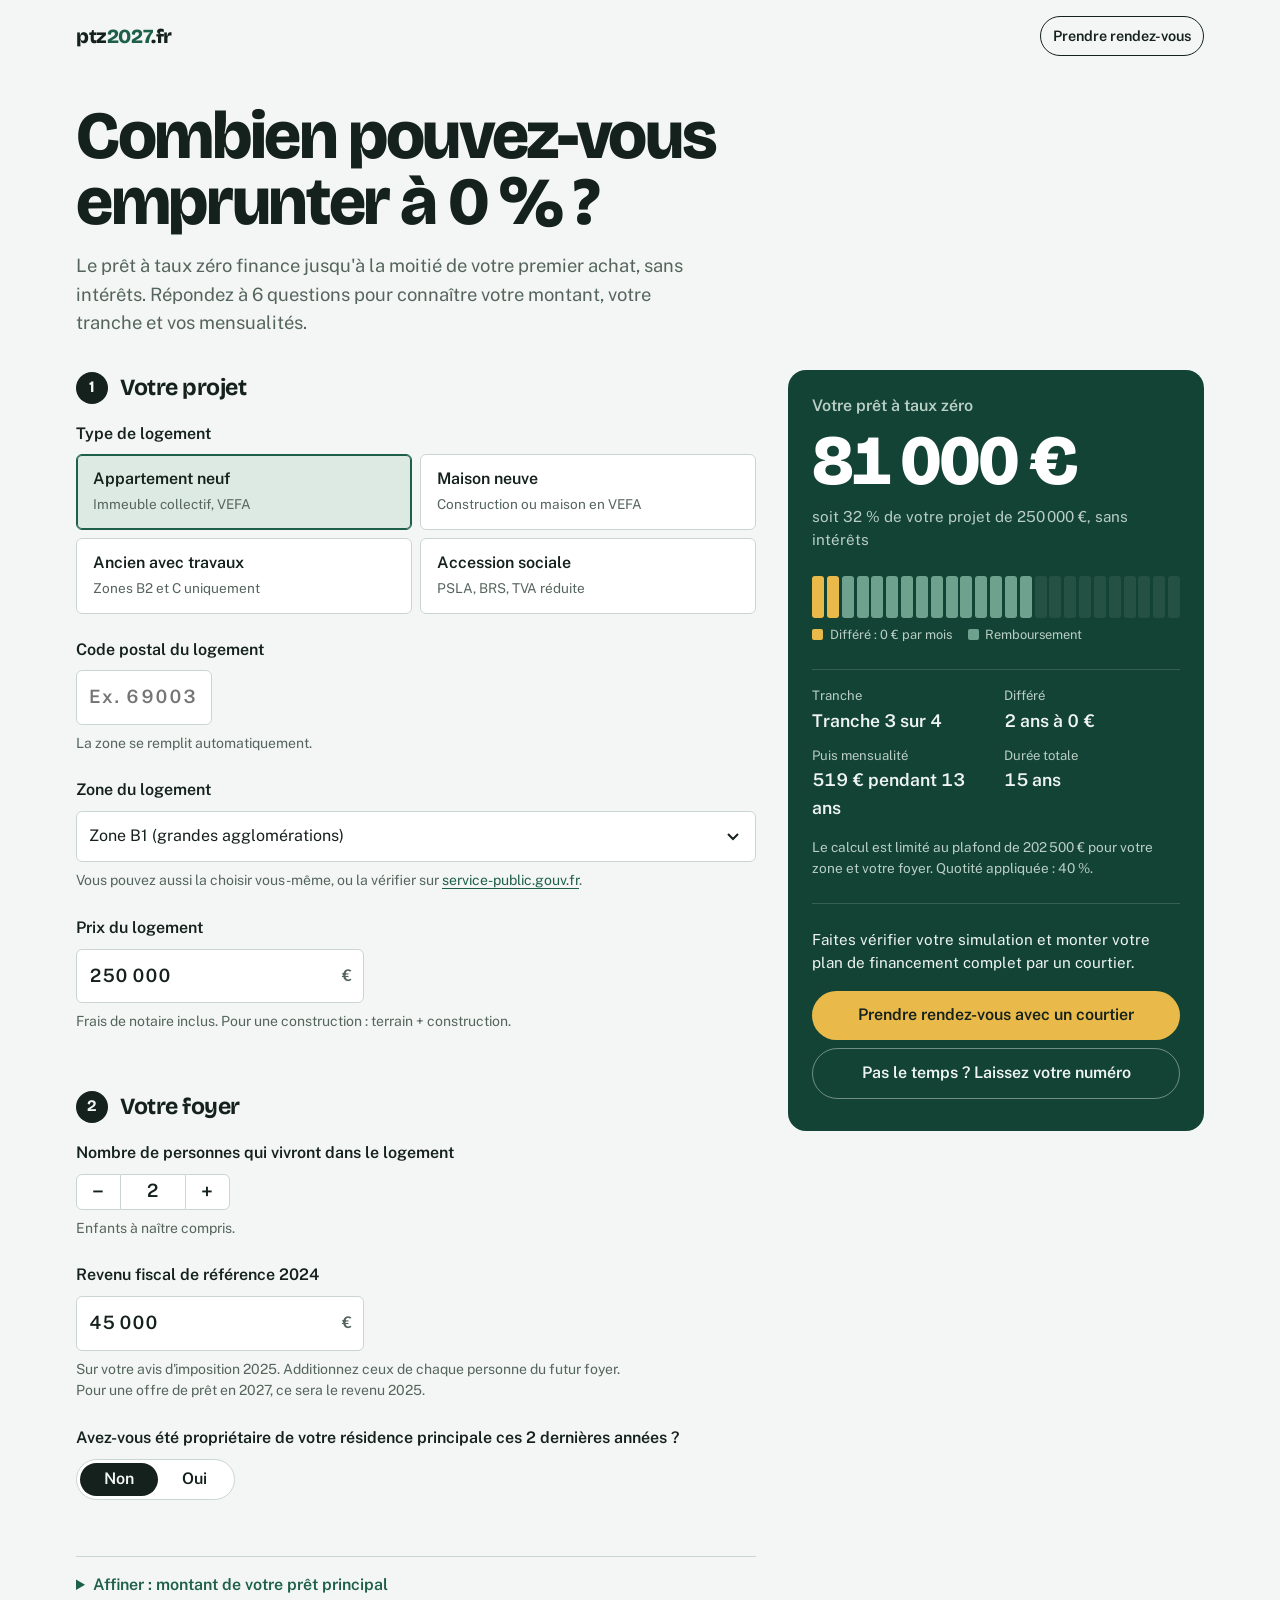
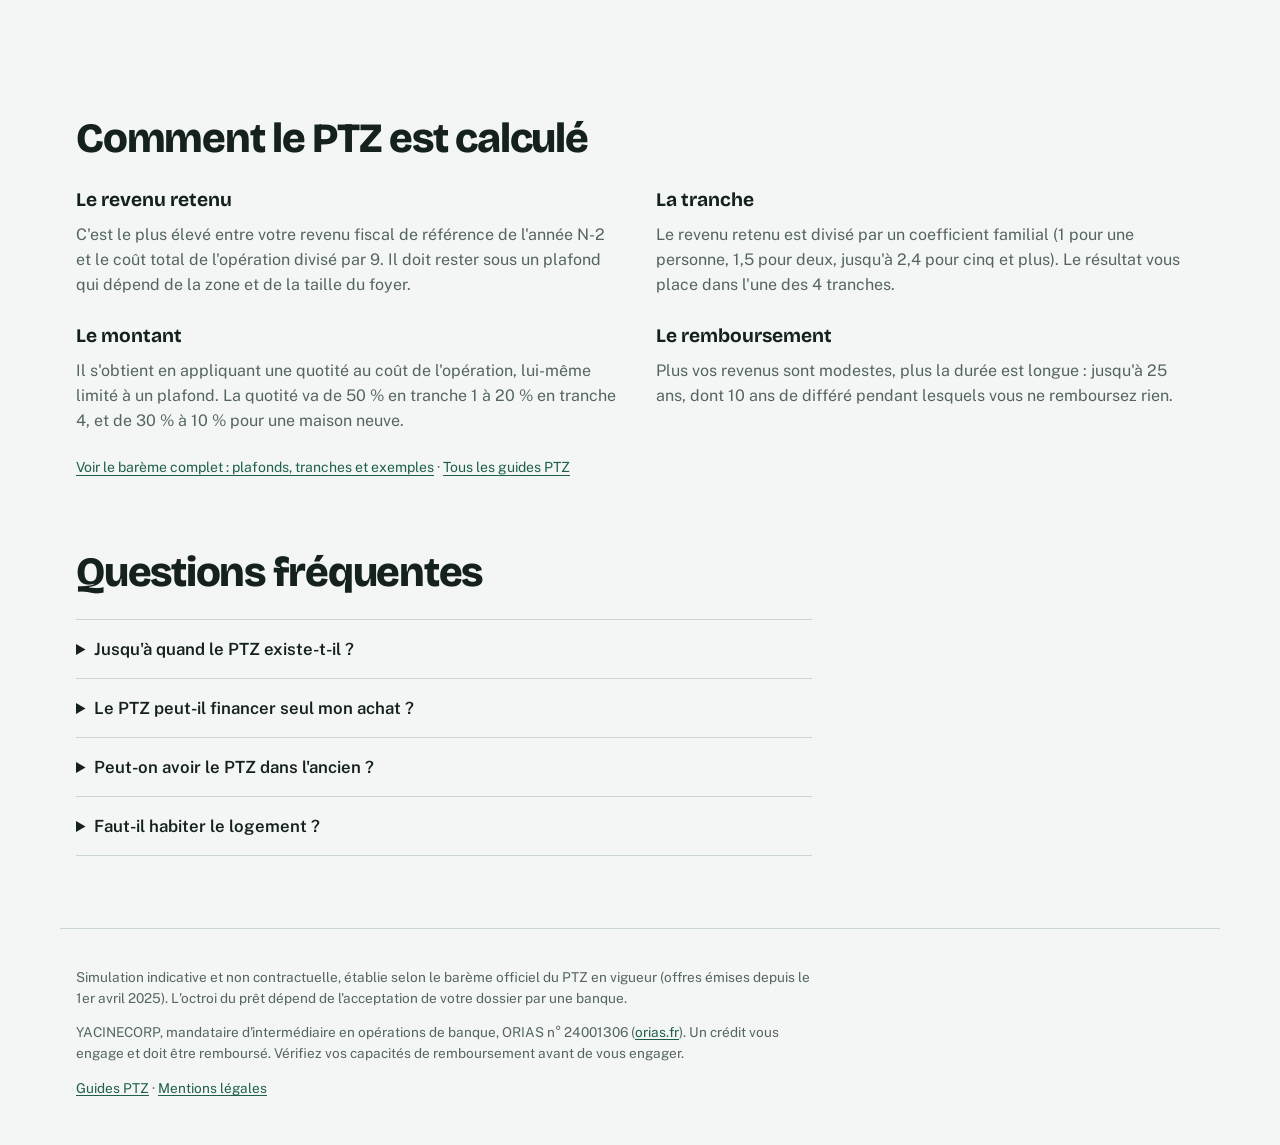
<file: index.html>
<!doctype html>
<html lang="fr">
<head>
  <meta charset="utf-8">
  <meta name="viewport" content="width=device-width, initial-scale=1">
  <title>Simulateur PTZ 2027 : calculez votre prêt à taux zéro</title>
  <meta name="description" content="Calculez en 1 minute le montant de votre prêt à taux zéro (PTZ), votre tranche, votre différé et vos mensualités. Barème officiel en vigueur jusqu'au 31 décembre 2027.">
  <link rel="canonical" href="https://ptz2027.fr/">
  <meta property="og:title" content="Simulateur PTZ 2027">
  <meta property="og:description" content="Combien pouvez-vous emprunter à 0 % ? Montant, tranche, différé et mensualités du PTZ.">
  <meta property="og:url" content="https://ptz2027.fr/">
  <meta property="og:type" content="website">
  <link rel="icon" href="data:image/svg+xml,%3Csvg xmlns='http://www.w3.org/2000/svg' viewBox='0 0 32 32'%3E%3Crect width='32' height='32' rx='7' fill='%231E5F4B'/%3E%3Ctext x='16' y='22' font-family='Arial' font-weight='700' font-size='15' text-anchor='middle' fill='%23F3F6F4'%3E0%25%3C/text%3E%3C/svg%3E">
  <link rel="preconnect" href="https://fonts.googleapis.com">
  <link rel="preconnect" href="https://fonts.gstatic.com" crossorigin>
  <link href="https://fonts.googleapis.com/css2?family=Bricolage+Grotesque:opsz,wght@12..96,500;12..96,700;12..96,800&family=Public+Sans:wght@400;500;600&display=swap" rel="stylesheet">
  <link rel="stylesheet" href="styles.css">
  <script type="application/ld+json">
  {
    "@context": "https://schema.org",
    "@type": "FAQPage",
    "mainEntity": [
      {"@type": "Question", "name": "Qui peut bénéficier du PTZ ?", "acceptedAnswer": {"@type": "Answer", "text": "Les personnes qui n'ont pas été propriétaires de leur résidence principale au cours des 2 dernières années, dont les revenus respectent un plafond qui dépend de la zone et de la taille du foyer, et qui achètent leur future résidence principale."}},
      {"@type": "Question", "name": "Jusqu'à quand le PTZ existe-t-il ?", "acceptedAnswer": {"@type": "Answer", "text": "Le PTZ est prorogé jusqu'au 31 décembre 2027 par la loi de finances 2025."}},
      {"@type": "Question", "name": "Quels revenus sont pris en compte ?", "acceptedAnswer": {"@type": "Answer", "text": "Le revenu fiscal de référence de l'année N-2 de toutes les personnes qui vivront dans le logement, ou le coût total de l'opération divisé par 9 si ce montant est plus élevé."}}
    ]
  }
  </script>
</head>
<body>
  <header class="site-header">
    <a class="brand" href="/">ptz<span>2027</span>.fr</a>
    <a class="header-call" href="https://calendly.com/monpotecourtier/rdv-courtier-credit-reco-denise-clone" target="_blank" rel="noopener" data-calendly>Prendre rendez-vous</a>
  </header>

  <main>
    <section class="intro">
      <h1>Combien pouvez-vous emprunter à 0&nbsp;% ?</h1>
      <p class="lede">Le prêt à taux zéro finance jusqu'à la moitié de votre premier achat, sans intérêts. Répondez à 6 questions pour connaître votre montant, votre tranche et vos mensualités.</p>
    </section>

    <div class="sim">
      <form id="ptz-form" class="sim-form" novalidate>
        <fieldset>
          <legend><span class="step">1</span>Votre projet</legend>

          <div class="field">
            <span class="label" id="op-label">Type de logement</span>
            <div class="choices" role="radiogroup" aria-labelledby="op-label">
              <label class="choice"><input type="radio" name="operation" value="neuf_collectif" checked><span><strong>Appartement neuf</strong><small>Immeuble collectif, VEFA</small></span></label>
              <label class="choice"><input type="radio" name="operation" value="neuf_individuel"><span><strong>Maison neuve</strong><small>Construction ou maison en VEFA</small></span></label>
              <label class="choice"><input type="radio" name="operation" value="ancien_travaux"><span><strong>Ancien avec travaux</strong><small>Zones B2 et C uniquement</small></span></label>
              <label class="choice"><input type="radio" name="operation" value="social"><span><strong>Accession sociale</strong><small>PSLA, BRS, TVA réduite</small></span></label>
            </div>
          </div>

          <div class="field">
            <label for="cp">Code postal du logement</label>
            <div class="cp-row">
              <input id="cp" type="text" inputmode="numeric" maxlength="5" autocomplete="postal-code" placeholder="Ex. 69003" aria-describedby="cp-status">
              <select id="cp-commune" aria-label="Commune" hidden></select>
            </div>
            <p class="hint cp-status" id="cp-status" aria-live="polite">La zone se remplit automatiquement.</p>
          </div>

          <div class="field">
            <label for="zone">Zone du logement</label>
            <select id="zone" name="zone">
              <option value="A">Zone A ou A bis (Paris, grandes métropoles)</option>
              <option value="B1" selected>Zone B1 (grandes agglomérations)</option>
              <option value="B2">Zone B2 (villes moyennes)</option>
              <option value="C">Zone C (reste du territoire)</option>
            </select>
            <p class="hint">Vous pouvez aussi la choisir vous-même, ou la vérifier sur <a href="https://www.service-public.gouv.fr/particuliers/vosdroits/R46110" target="_blank" rel="noopener">service-public.gouv.fr</a>.</p>
          </div>

          <div class="field">
            <label for="prix">Prix du logement</label>
            <div class="money"><input id="prix" name="prix" type="text" inputmode="numeric" autocomplete="off" value="250 000"><span>€</span></div>
            <p class="hint">Frais de notaire inclus. Pour une construction : terrain + construction.</p>
          </div>

          <div class="field" id="field-travaux" hidden>
            <label for="travaux">Montant des travaux</label>
            <div class="money"><input id="travaux" name="travaux" type="text" inputmode="numeric" autocomplete="off" value="60 000"><span>€</span></div>
            <p class="hint">Au moins 25 % du coût total (prix + travaux).</p>
          </div>
        </fieldset>

        <fieldset>
          <legend><span class="step">2</span>Votre foyer</legend>

          <div class="field">
            <label for="personnes">Nombre de personnes qui vivront dans le logement</label>
            <div class="stepper">
              <button type="button" data-step="-1" aria-label="Une personne de moins">−</button>
              <input id="personnes" name="personnes" type="number" min="1" max="12" value="2" inputmode="numeric">
              <button type="button" data-step="1" aria-label="Une personne de plus">+</button>
            </div>
            <p class="hint">Enfants à naître compris.</p>
          </div>

          <div class="field">
            <label for="rfr">Revenu fiscal de référence 2024</label>
            <div class="money"><input id="rfr" name="rfr" type="text" inputmode="numeric" autocomplete="off" value="45 000"><span>€</span></div>
            <p class="hint">Sur votre avis d'imposition 2025. Additionnez ceux de chaque personne du futur foyer. Pour une offre de prêt en 2027, ce sera le revenu 2025.</p>
          </div>

          <div class="field">
            <span class="label" id="prop-label">Avez-vous été propriétaire de votre résidence principale ces 2 dernières années ?</span>
            <div class="toggle" role="radiogroup" aria-labelledby="prop-label">
              <label><input type="radio" name="proprietaire" value="non" checked><span>Non</span></label>
              <label><input type="radio" name="proprietaire" value="oui"><span>Oui</span></label>
            </div>
          </div>
        </fieldset>

        <details class="advanced">
          <summary>Affiner : montant de votre prêt principal</summary>
          <div class="field">
            <label for="autres">Montant des autres prêts immobiliers (plus de 2 ans)</label>
            <div class="money"><input id="autres" name="autres" type="text" inputmode="numeric" autocomplete="off" placeholder="Facultatif"><span>€</span></div>
            <p class="hint">Le PTZ ne peut pas dépasser ce montant (+25 % en tranche 1).</p>
          </div>
        </details>
      </form>

      <aside class="result" aria-live="polite">
        <div id="result-ok">
          <p class="result-label">Votre prêt à taux zéro</p>
          <p class="amount"><span id="r-montant">0</span>&nbsp;€</p>
          <p class="result-sub" id="r-sub"></p>

          <div class="timeline" aria-hidden="true">
            <div class="timeline-bar" id="r-bar"></div>
            <div class="timeline-legend">
              <span class="lg lg-differe">Différé : 0 € par mois</span>
              <span class="lg lg-remb">Remboursement</span>
            </div>
          </div>

          <dl class="facts">
            <div><dt>Tranche</dt><dd id="r-tranche"></dd></div>
            <div><dt>Différé</dt><dd id="r-differe"></dd></div>
            <div><dt>Puis mensualité</dt><dd id="r-mensualite"></dd></div>
            <div><dt>Durée totale</dt><dd id="r-duree"></dd></div>
          </dl>
          <p class="note" id="r-note"></p>
        </div>

        <div id="result-ko" hidden>
          <p class="result-label">Pas de PTZ pour ce projet</p>
          <ul id="r-raisons" class="reasons"></ul>
          <p class="note">Un projet hors PTZ peut rester très finançable. Un courtier peut vous aider à trouver d'autres solutions.</p>
        </div>

        <div class="cta">
          <p>Faites vérifier votre simulation et monter votre plan de financement complet par un courtier.</p>
          <a class="btn" href="https://calendly.com/monpotecourtier/rdv-courtier-credit-reco-denise-clone" target="_blank" rel="noopener" data-calendly>Prendre rendez-vous avec un courtier</a>
          <a class="btn btn-ghost" href="https://tally.so/r/OQ1OL8" target="_blank" rel="noopener" data-rappel>Pas le temps ? Laissez votre numéro</a>
        </div>
      </aside>
    </div>

    <section class="explain">
      <h2>Comment le PTZ est calculé</h2>
      <div class="explain-grid">
        <div>
          <h3>Le revenu retenu</h3>
          <p>C'est le plus élevé entre votre revenu fiscal de référence de l'année N-2 et le coût total de l'opération divisé par 9. Il doit rester sous un plafond qui dépend de la zone et de la taille du foyer.</p>
        </div>
        <div>
          <h3>La tranche</h3>
          <p>Le revenu retenu est divisé par un coefficient familial (1 pour une personne, 1,5 pour deux, jusqu'à 2,4 pour cinq et plus). Le résultat vous place dans l'une des 4 tranches.</p>
        </div>
        <div>
          <h3>Le montant</h3>
          <p>Il s'obtient en appliquant une quotité au coût de l'opération, lui-même limité à un plafond. La quotité va de 50 % en tranche 1 à 20 % en tranche 4, et de 30 % à 10 % pour une maison neuve.</p>
        </div>
        <div>
          <h3>Le remboursement</h3>
          <p>Plus vos revenus sont modestes, plus la durée est longue : jusqu'à 25 ans, dont 10 ans de différé pendant lesquels vous ne remboursez rien.</p>
        </div>
      </div>
      <p class="hint" style="margin-top:1.5rem"><a href="/guides/plafonds-ptz">Voir le barème complet : plafonds, tranches et exemples</a> · <a href="/guides/">Tous les guides PTZ</a></p>
    </section>

    <section class="faq">
      <h2>Questions fréquentes</h2>
      <details>
        <summary>Jusqu'à quand le PTZ existe-t-il ?</summary>
        <p>Le PTZ est prorogé jusqu'au 31 décembre 2027. Un « PTZ parentalité » supplémentaire est en discussion dans le projet de loi de finances 2027 ; il n'est pas voté à ce jour et n'est pas inclus dans ce simulateur.</p>
      </details>
      <details>
        <summary>Le PTZ peut-il financer seul mon achat ?</summary>
        <p>Non. Le PTZ complète obligatoirement un autre prêt immobilier, accordé par une banque qui a signé une convention avec l'État.</p>
      </details>
      <details>
        <summary>Peut-on avoir le PTZ dans l'ancien ?</summary>
        <p>Oui, en zone B2 ou C, si les travaux représentent au moins 25 % du coût total de l'opération.</p>
      </details>
      <details>
        <summary>Faut-il habiter le logement ?</summary>
        <p>Oui. Il doit devenir votre résidence principale, occupée au moins 8 mois par an, dans l'année qui suit l'achat ou la fin des travaux.</p>
      </details>
    </section>
  </main>

  <footer class="site-footer">
    <p>Simulation indicative et non contractuelle, établie selon le barème officiel du PTZ en vigueur (offres émises depuis le 1er avril 2025). L'octroi du prêt dépend de l'acceptation de votre dossier par une banque.</p>
    <p>YACINECORP, mandataire d'intermédiaire en opérations de banque, ORIAS n° 24001306 (<a href="https://www.orias.fr" target="_blank" rel="noopener">orias.fr</a>). Un crédit vous engage et doit être remboursé. Vérifiez vos capacités de remboursement avant de vous engager.</p>
    <p><a href="/guides/">Guides PTZ</a> · <a href="/mentions-legales">Mentions légales</a></p>
  </footer>

  <script src="rules.js"></script>
  <script src="calcul.js"></script>
  <script src="app.js"></script>
  <script src="zone.js"></script>
  <script src="rdv.js"></script>
</body>
</html>
</file>
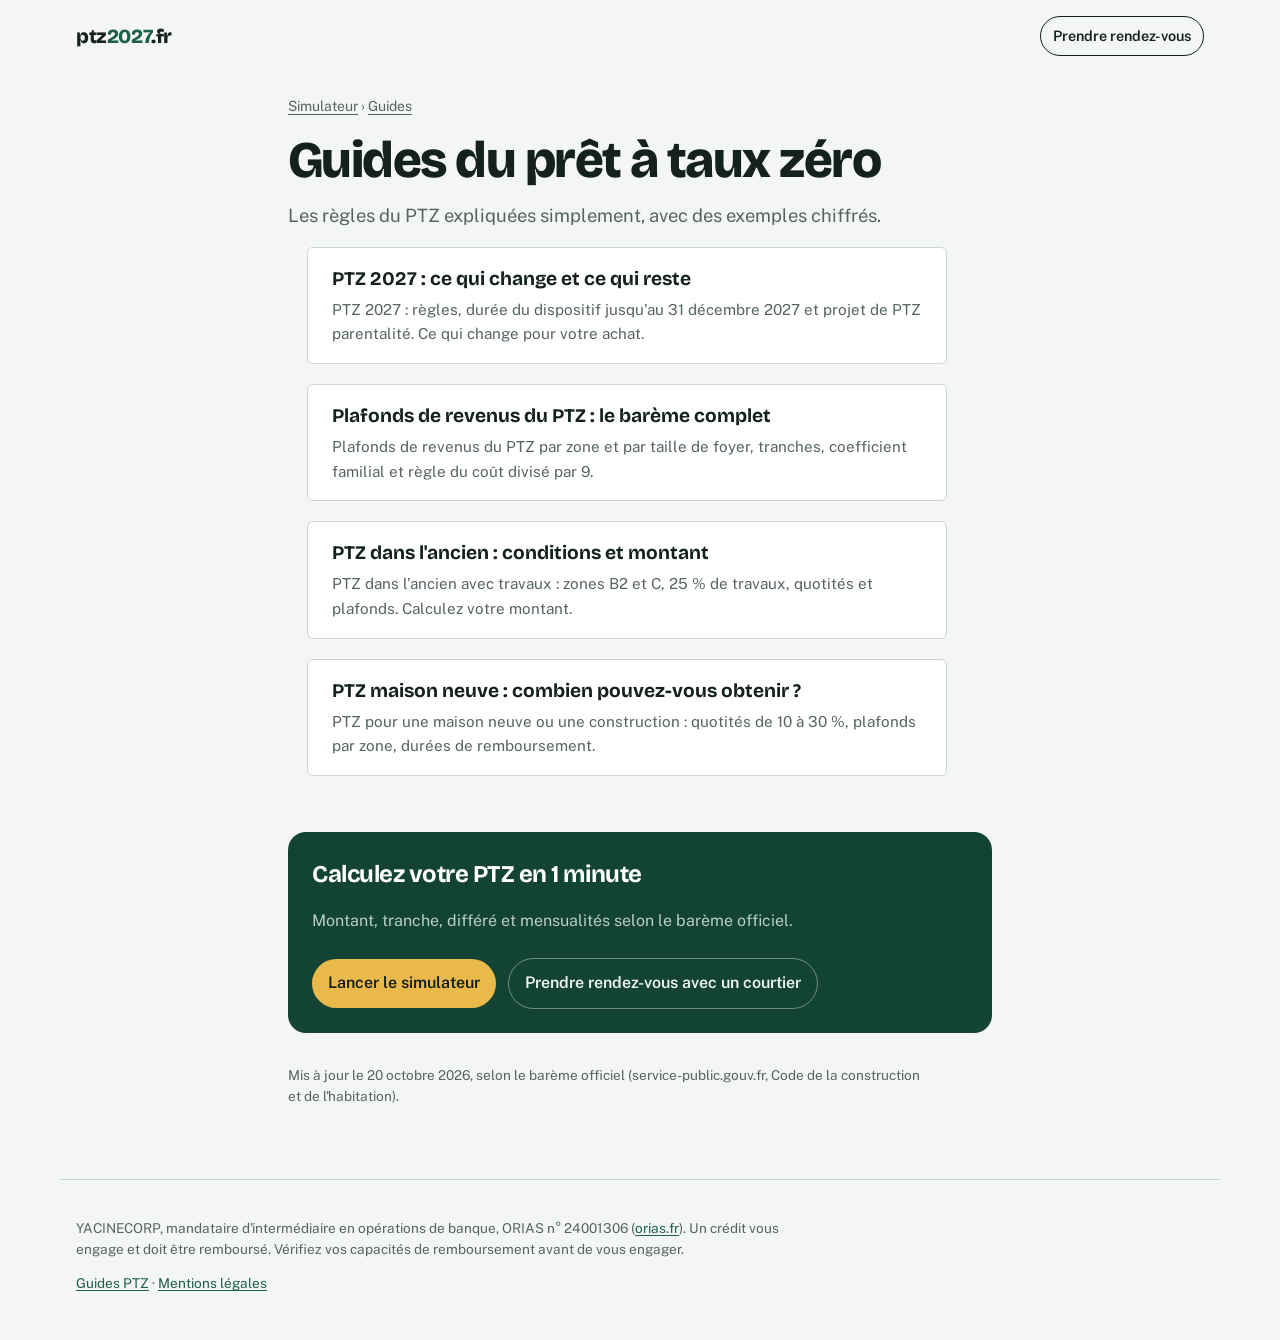
<file: guides/index.html>
<!doctype html>
<html lang="fr">
<head>
  <meta charset="utf-8">
  <meta name="viewport" content="width=device-width, initial-scale=1">
  <title>Guides du prêt à taux zéro | ptz2027.fr</title>
  <meta name="description" content="Tous les guides PTZ 2027 : plafonds de revenus, ancien avec travaux, maison neuve, ce qui change.">
  <link rel="canonical" href="https://ptz2027.fr/guides/">
  <meta property="og:title" content="Guides du prêt à taux zéro">
  <meta property="og:description" content="Tous les guides PTZ 2027 : plafonds de revenus, ancien avec travaux, maison neuve, ce qui change.">
  <meta property="og:url" content="https://ptz2027.fr/guides/index">
  <meta property="og:type" content="article">
  <link rel="preconnect" href="https://fonts.googleapis.com">
  <link rel="preconnect" href="https://fonts.gstatic.com" crossorigin>
  <link href="https://fonts.googleapis.com/css2?family=Bricolage+Grotesque:opsz,wght@12..96,700;12..96,800&family=Public+Sans:wght@400;500;600&display=swap" rel="stylesheet">
  <link rel="stylesheet" href="/styles.css">
  <script type="application/ld+json">{"@context": "https://schema.org", "@type": "Article", "headline": "Guides du prêt à taux zéro", "description": "Tous les guides PTZ 2027 : plafonds de revenus, ancien avec travaux, maison neuve, ce qui change.", "inLanguage": "fr-FR", "dateModified": "2026-10-20", "author": {"@type": "Person", "name": "Yacine Redissi"}, "publisher": {"@type": "Organization", "name": "YACINECORP"}, "mainEntityOfPage": "https://ptz2027.fr/guides/"}</script>
</head>
<body>
  <header class="site-header">
    <a class="brand" href="/">ptz<span>2027</span>.fr</a>
    <a class="header-call" href="https://calendly.com/monpotecourtier/rdv-courtier-credit-reco-denise-clone" target="_blank" rel="noopener" data-calendly>Prendre rendez-vous</a>
  </header>
  <main class="article">
    <p class="crumbs"><a href="/">Simulateur</a> › <a href="/guides/">Guides</a></p>
    <h1>Guides du prêt à taux zéro</h1>
    <p class="lede">Les règles du PTZ expliquées simplement, avec des exemples chiffrés.</p><ul class="guide-cards"><li><a href="/guides/ptz-2027"><strong>PTZ 2027 : ce qui change et ce qui reste</strong><span>PTZ 2027 : règles, durée du dispositif jusqu'au 31 décembre 2027 et projet de PTZ parentalité. Ce qui change pour votre achat.</span></a></li><li><a href="/guides/plafonds-ptz"><strong>Plafonds de revenus du PTZ : le barème complet</strong><span>Plafonds de revenus du PTZ par zone et par taille de foyer, tranches, coefficient familial et règle du coût divisé par 9.</span></a></li><li><a href="/guides/ptz-ancien"><strong>PTZ dans l'ancien : conditions et montant</strong><span>PTZ dans l'ancien avec travaux : zones B2 et C, 25 % de travaux, quotités et plafonds. Calculez votre montant.</span></a></li><li><a href="/guides/ptz-maison-neuve"><strong>PTZ maison neuve : combien pouvez-vous obtenir ?</strong><span>PTZ pour une maison neuve ou une construction : quotités de 10 à 30 %, plafonds par zone, durées de remboursement.</span></a></li></ul>
    <aside class="article-cta">
      <h2>Calculez votre PTZ en 1 minute</h2>
      <p>Montant, tranche, différé et mensualités selon le barème officiel.</p>
      <a class="btn" href="/">Lancer le simulateur</a>
      <a class="btn btn-ghost" href="https://calendly.com/monpotecourtier/rdv-courtier-credit-reco-denise-clone" target="_blank" rel="noopener" data-calendly>Prendre rendez-vous avec un courtier</a>
    </aside>
    <p class="updated">Mis à jour le 20 octobre 2026, selon le barème officiel (service-public.gouv.fr, Code de la construction et de l'habitation).</p>
  </main>
  <footer class="site-footer">
    <p>YACINECORP, mandataire d'intermédiaire en opérations de banque, ORIAS n° 24001306 (<a href="https://www.orias.fr" target="_blank" rel="noopener">orias.fr</a>). Un crédit vous engage et doit être remboursé. Vérifiez vos capacités de remboursement avant de vous engager.</p>
    <p><a href="/guides/">Guides PTZ</a> · <a href="/mentions-legales">Mentions légales</a></p>
  </footer>
  <script src="/rdv.js"></script>
</body>
</html>
</file>
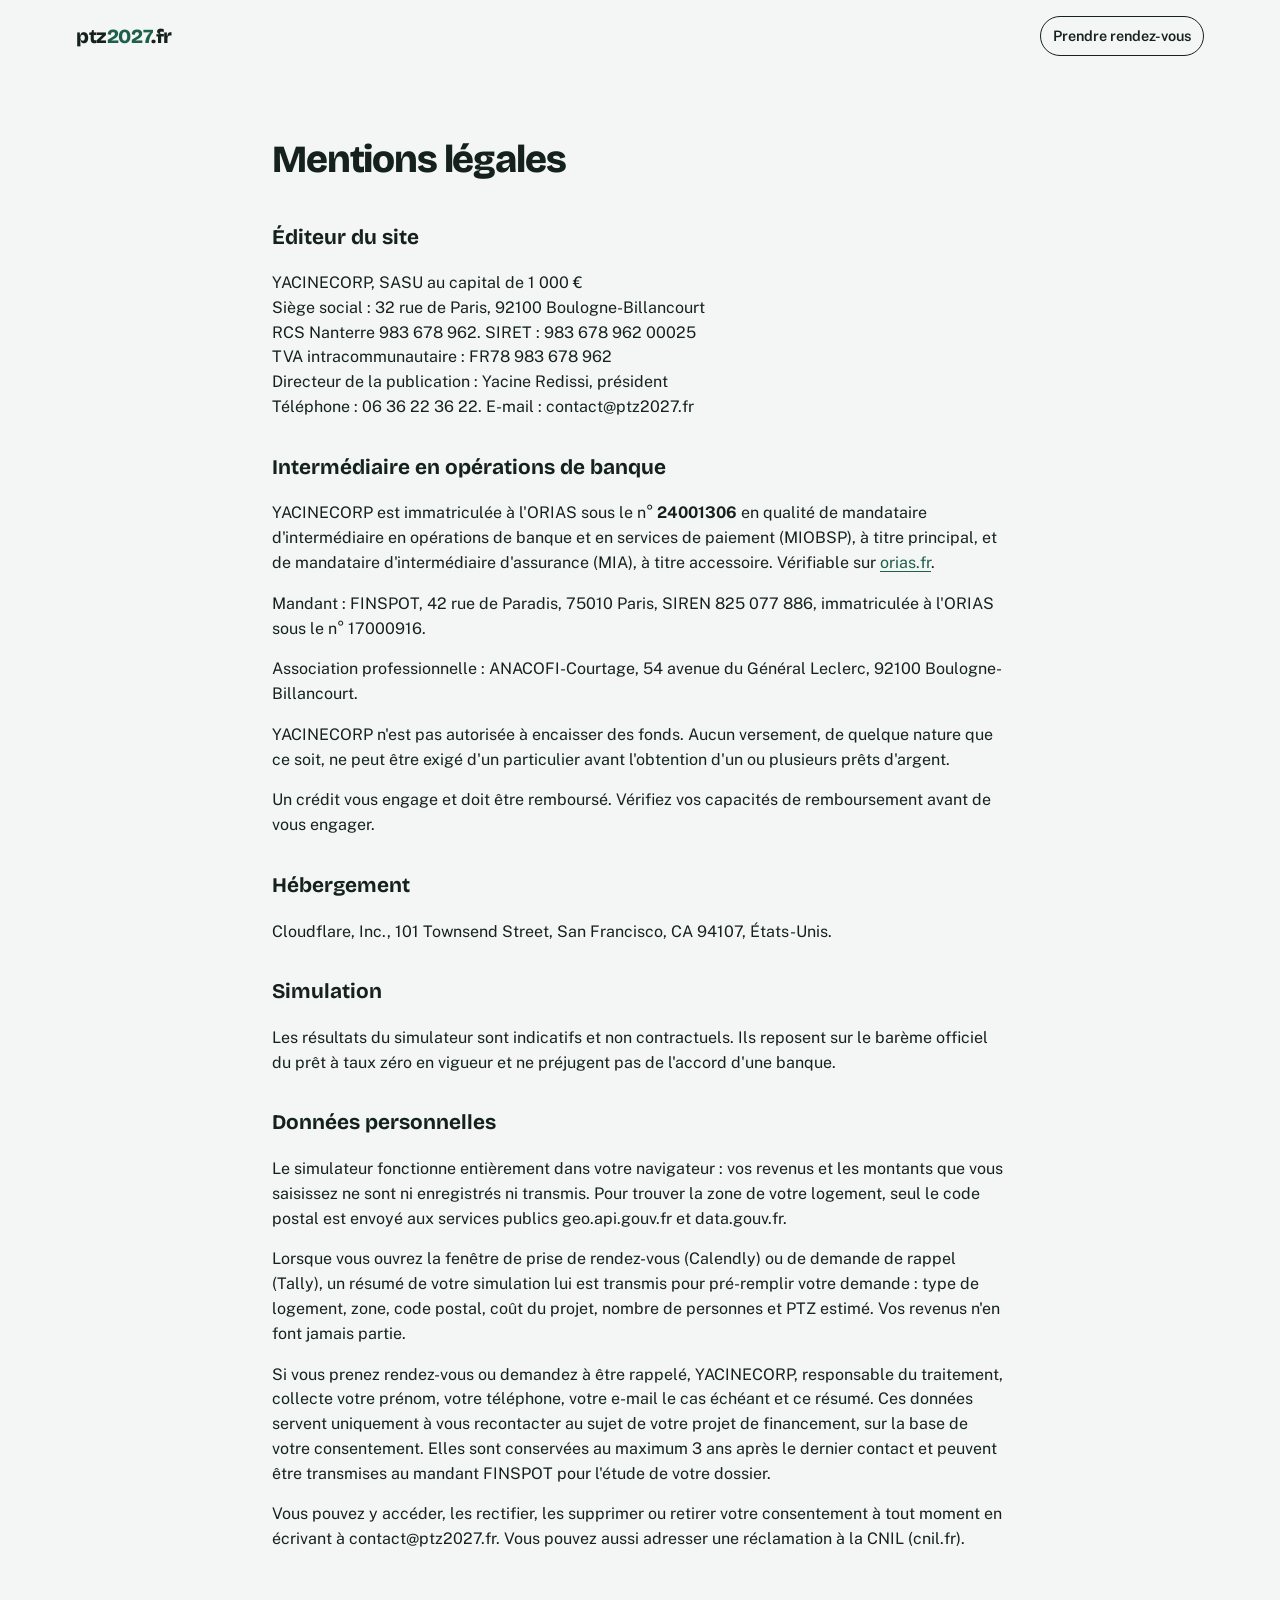
<file: mentions-legales.html>
<!doctype html>
<html lang="fr">
<head>
  <meta charset="utf-8">
  <meta name="viewport" content="width=device-width, initial-scale=1">
  <title>Mentions légales | ptz2027.fr</title>
  <meta name="robots" content="noindex">
  <link rel="preconnect" href="https://fonts.googleapis.com">
  <link rel="preconnect" href="https://fonts.gstatic.com" crossorigin>
  <link href="https://fonts.googleapis.com/css2?family=Bricolage+Grotesque:opsz,wght@12..96,700;12..96,800&family=Public+Sans:wght@400;600&display=swap" rel="stylesheet">
  <link rel="stylesheet" href="styles.css">
</head>
<body>
  <header class="site-header">
    <a class="brand" href="/">ptz<span>2027</span>.fr</a>
    <a class="header-call" href="https://calendly.com/monpotecourtier/rdv-courtier-credit-reco-denise-clone" target="_blank" rel="noopener" data-calendly>Prendre rendez-vous</a>
  </header>
  <main class="legal">
    <h1>Mentions légales</h1>

    <h2>Éditeur du site</h2>
    <p>YACINECORP, SASU au capital de 1 000 €<br>
    Siège social : 32 rue de Paris, 92100 Boulogne-Billancourt<br>
    RCS Nanterre 983 678 962. SIRET : 983 678 962 00025<br>
    TVA intracommunautaire : FR78 983 678 962<br>
    Directeur de la publication : Yacine Redissi, président<br>
    Téléphone : 06 36 22 36 22. E-mail : contact@ptz2027.fr</p>

    <h2>Intermédiaire en opérations de banque</h2>
    <p>YACINECORP est immatriculée à l'ORIAS sous le n° <strong>24001306</strong> en qualité de mandataire d'intermédiaire en opérations de banque et en services de paiement (MIOBSP), à titre principal, et de mandataire d'intermédiaire d'assurance (MIA), à titre accessoire. Vérifiable sur <a href="https://www.orias.fr" target="_blank" rel="noopener">orias.fr</a>.</p>
    <p>Mandant : FINSPOT, 42 rue de Paradis, 75010 Paris, SIREN 825 077 886, immatriculée à l'ORIAS sous le n° 17000916.</p>
    <p>Association professionnelle : ANACOFI-Courtage, 54 avenue du Général Leclerc, 92100 Boulogne-Billancourt.</p>
    <p>YACINECORP n'est pas autorisée à encaisser des fonds. Aucun versement, de quelque nature que ce soit, ne peut être exigé d'un particulier avant l'obtention d'un ou plusieurs prêts d'argent.</p>
    <p>Un crédit vous engage et doit être remboursé. Vérifiez vos capacités de remboursement avant de vous engager.</p>

    <h2>Hébergement</h2>
    <p>Cloudflare, Inc., 101 Townsend Street, San Francisco, CA 94107, États-Unis.</p>

    <h2>Simulation</h2>
    <p>Les résultats du simulateur sont indicatifs et non contractuels. Ils reposent sur le barème officiel du prêt à taux zéro en vigueur et ne préjugent pas de l'accord d'une banque.</p>

    <h2>Données personnelles</h2>
    <p>Le simulateur fonctionne entièrement dans votre navigateur : vos revenus et les montants que vous saisissez ne sont ni enregistrés ni transmis. Pour trouver la zone de votre logement, seul le code postal est envoyé aux services publics geo.api.gouv.fr et data.gouv.fr.</p>
    <p>Lorsque vous ouvrez la fenêtre de prise de rendez-vous (Calendly) ou de demande de rappel (Tally), un résumé de votre simulation lui est transmis pour pré-remplir votre demande : type de logement, zone, code postal, coût du projet, nombre de personnes et PTZ estimé. Vos revenus n'en font jamais partie.</p>
    <p>Si vous prenez rendez-vous ou demandez à être rappelé, YACINECORP, responsable du traitement, collecte votre prénom, votre téléphone, votre e-mail le cas échéant et ce résumé. Ces données servent uniquement à vous recontacter au sujet de votre projet de financement, sur la base de votre consentement. Elles sont conservées au maximum 3 ans après le dernier contact et peuvent être transmises au mandant FINSPOT pour l'étude de votre dossier.</p>
    <p>Vous pouvez y accéder, les rectifier, les supprimer ou retirer votre consentement à tout moment en écrivant à contact@ptz2027.fr. Vous pouvez aussi adresser une réclamation à la CNIL (cnil.fr).</p>
  </main>
  <script src="rdv.js"></script>
</body>
</html>
</file>
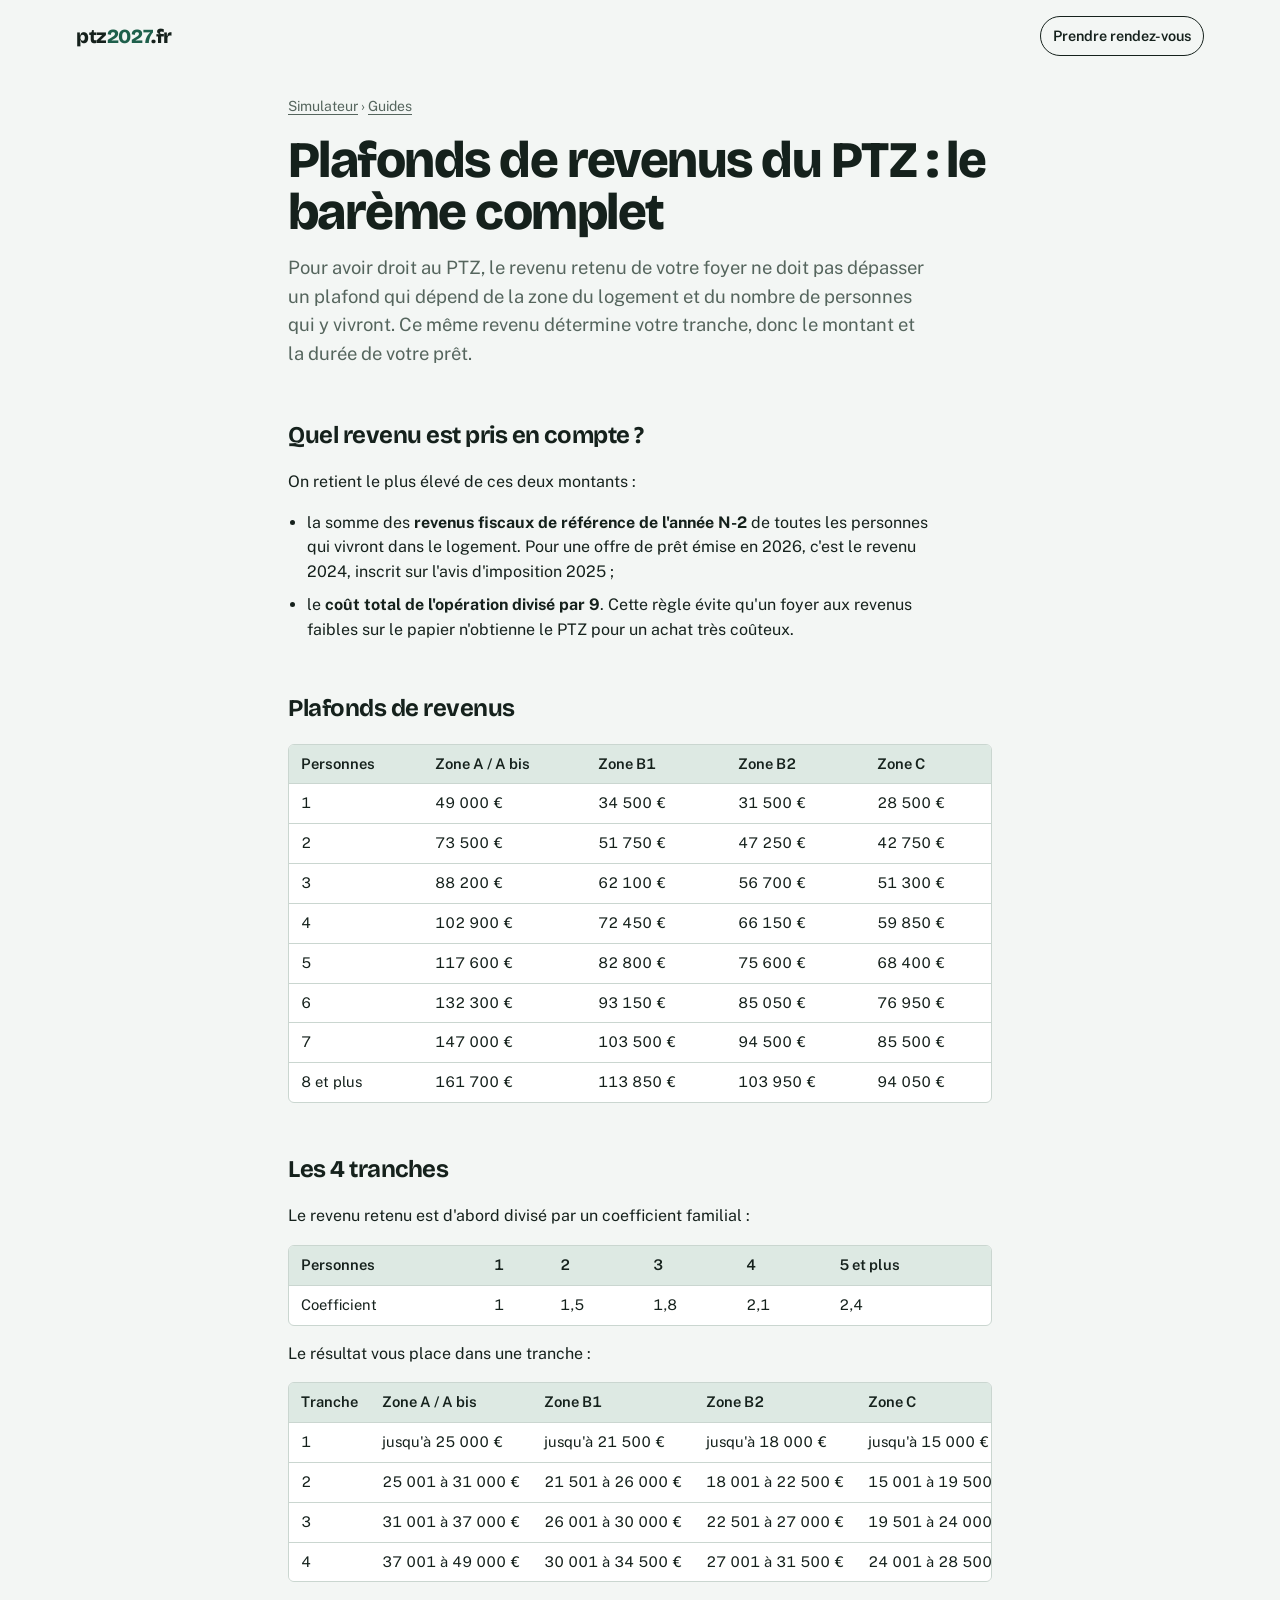
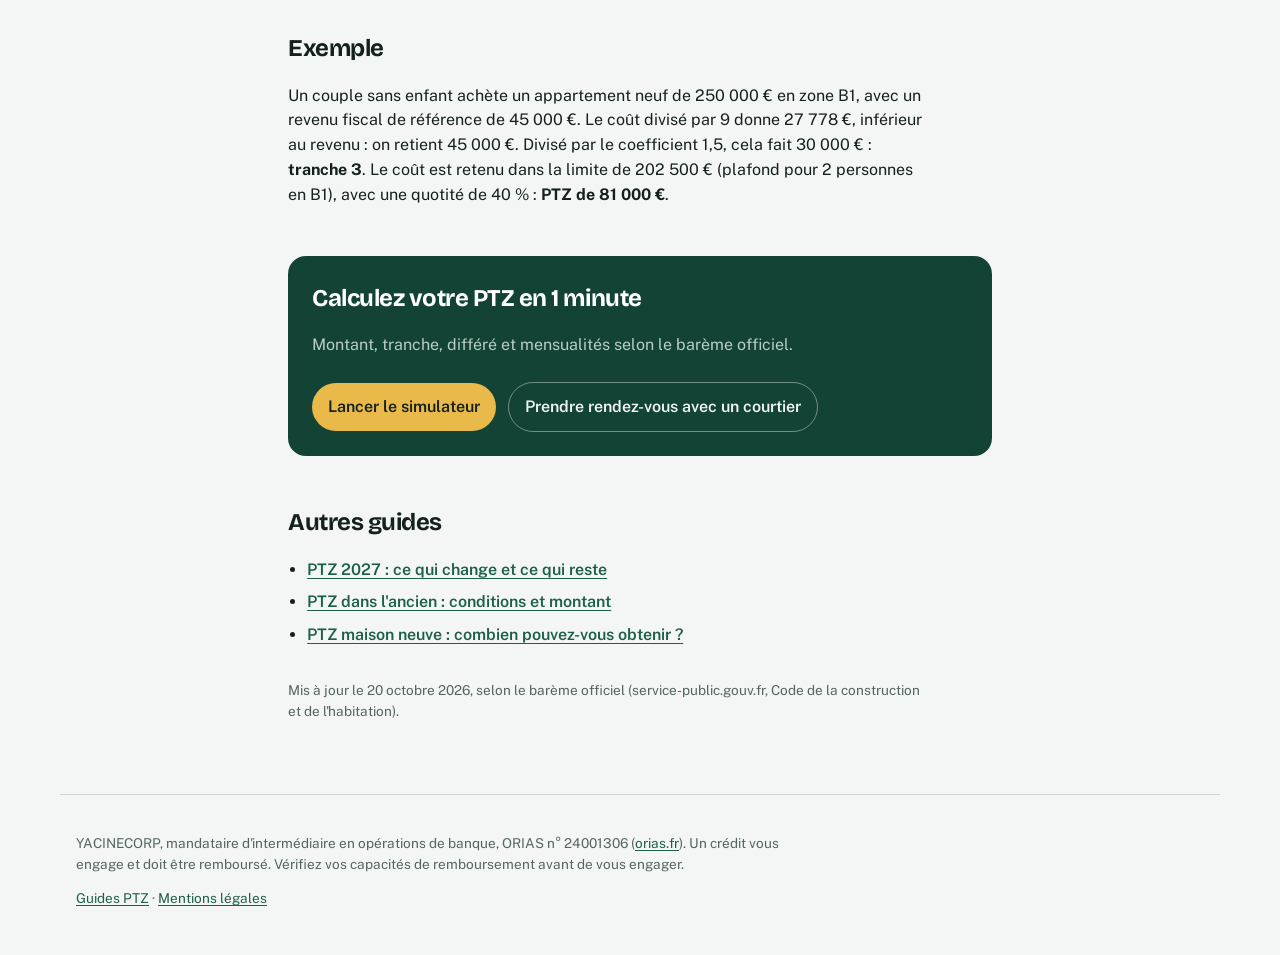
<file: guides/plafonds-ptz.html>
<!doctype html>
<html lang="fr">
<head>
  <meta charset="utf-8">
  <meta name="viewport" content="width=device-width, initial-scale=1">
  <title>Plafonds de revenus du PTZ : le barème complet | ptz2027.fr</title>
  <meta name="description" content="Plafonds de revenus du PTZ par zone et par taille de foyer, tranches, coefficient familial et règle du coût divisé par 9.">
  <link rel="canonical" href="https://ptz2027.fr/guides/plafonds-ptz">
  <meta property="og:title" content="Plafonds de revenus du PTZ : le barème complet">
  <meta property="og:description" content="Plafonds de revenus du PTZ par zone et par taille de foyer, tranches, coefficient familial et règle du coût divisé par 9.">
  <meta property="og:url" content="https://ptz2027.fr/guides/plafonds-ptz">
  <meta property="og:type" content="article">
  <link rel="preconnect" href="https://fonts.googleapis.com">
  <link rel="preconnect" href="https://fonts.gstatic.com" crossorigin>
  <link href="https://fonts.googleapis.com/css2?family=Bricolage+Grotesque:opsz,wght@12..96,700;12..96,800&family=Public+Sans:wght@400;500;600&display=swap" rel="stylesheet">
  <link rel="stylesheet" href="/styles.css">
  <script type="application/ld+json">{"@context": "https://schema.org", "@type": "Article", "headline": "Plafonds de revenus du PTZ : le barème complet", "description": "Plafonds de revenus du PTZ par zone et par taille de foyer, tranches, coefficient familial et règle du coût divisé par 9.", "inLanguage": "fr-FR", "dateModified": "2026-10-20", "author": {"@type": "Person", "name": "Yacine Redissi"}, "publisher": {"@type": "Organization", "name": "YACINECORP"}, "mainEntityOfPage": "https://ptz2027.fr/guides/plafonds-ptz"}</script>
</head>
<body>
  <header class="site-header">
    <a class="brand" href="/">ptz<span>2027</span>.fr</a>
    <a class="header-call" href="https://calendly.com/monpotecourtier/rdv-courtier-credit-reco-denise-clone" target="_blank" rel="noopener" data-calendly>Prendre rendez-vous</a>
  </header>
  <main class="article">
    <p class="crumbs"><a href="/">Simulateur</a> › <a href="/guides/">Guides</a></p>
    <h1>Plafonds de revenus du PTZ : le barème complet</h1>
    
<p class="lede">Pour avoir droit au PTZ, le revenu retenu de votre foyer ne doit pas dépasser un plafond qui dépend de la zone du logement et du nombre de personnes qui y vivront. Ce même revenu détermine votre tranche, donc le montant et la durée de votre prêt.</p>
<h2>Quel revenu est pris en compte ?</h2>
<p>On retient le plus élevé de ces deux montants :</p>
<ul>
<li>la somme des <strong>revenus fiscaux de référence de l'année N-2</strong> de toutes les personnes qui vivront dans le logement. Pour une offre de prêt émise en 2026, c'est le revenu 2024, inscrit sur l'avis d'imposition 2025 ;</li>
<li>le <strong>coût total de l'opération divisé par 9</strong>. Cette règle évite qu'un foyer aux revenus faibles sur le papier n'obtienne le PTZ pour un achat très coûteux.</li>
</ul>
<h2>Plafonds de revenus</h2>
<div class="table-wrap"><table><thead><tr><th>Personnes</th><th>Zone A / A bis</th><th>Zone B1</th><th>Zone B2</th><th>Zone C</th></tr></thead><tbody><tr><td>1</td><td>49 000 €</td><td>34 500 €</td><td>31 500 €</td><td>28 500 €</td></tr><tr><td>2</td><td>73 500 €</td><td>51 750 €</td><td>47 250 €</td><td>42 750 €</td></tr><tr><td>3</td><td>88 200 €</td><td>62 100 €</td><td>56 700 €</td><td>51 300 €</td></tr><tr><td>4</td><td>102 900 €</td><td>72 450 €</td><td>66 150 €</td><td>59 850 €</td></tr><tr><td>5</td><td>117 600 €</td><td>82 800 €</td><td>75 600 €</td><td>68 400 €</td></tr><tr><td>6</td><td>132 300 €</td><td>93 150 €</td><td>85 050 €</td><td>76 950 €</td></tr><tr><td>7</td><td>147 000 €</td><td>103 500 €</td><td>94 500 €</td><td>85 500 €</td></tr><tr><td>8 et plus</td><td>161 700 €</td><td>113 850 €</td><td>103 950 €</td><td>94 050 €</td></tr></tbody></table></div>
<h2>Les 4 tranches</h2>
<p>Le revenu retenu est d'abord divisé par un coefficient familial :</p>
<div class="table-wrap"><table><thead><tr><th>Personnes</th><th>1</th><th>2</th><th>3</th><th>4</th><th>5 et plus</th></tr></thead><tbody><tr><td>Coefficient</td><td>1</td><td>1,5</td><td>1,8</td><td>2,1</td><td>2,4</td></tr></tbody></table></div>
<p>Le résultat vous place dans une tranche :</p>
<div class="table-wrap"><table><thead><tr><th>Tranche</th><th>Zone A / A bis</th><th>Zone B1</th><th>Zone B2</th><th>Zone C</th></tr></thead><tbody><tr><td>1</td><td>jusqu'à 25 000 €</td><td>jusqu'à 21 500 €</td><td>jusqu'à 18 000 €</td><td>jusqu'à 15 000 €</td></tr><tr><td>2</td><td>25 001 à 31 000 €</td><td>21 501 à 26 000 €</td><td>18 001 à 22 500 €</td><td>15 001 à 19 500 €</td></tr><tr><td>3</td><td>31 001 à 37 000 €</td><td>26 001 à 30 000 €</td><td>22 501 à 27 000 €</td><td>19 501 à 24 000 €</td></tr><tr><td>4</td><td>37 001 à 49 000 €</td><td>30 001 à 34 500 €</td><td>27 001 à 31 500 €</td><td>24 001 à 28 500 €</td></tr></tbody></table></div>
<h2>Exemple</h2>
<p>Un couple sans enfant achète un appartement neuf de 250 000 € en zone B1, avec un revenu fiscal de référence de 45 000 €. Le coût divisé par 9 donne 27 778 €, inférieur au revenu : on retient 45 000 €. Divisé par le coefficient 1,5, cela fait 30 000 € : <strong>tranche 3</strong>. Le coût est retenu dans la limite de 202 500 € (plafond pour 2 personnes en B1), avec une quotité de 40 % : <strong>PTZ de 81 000 €</strong>.</p>

    <aside class="article-cta">
      <h2>Calculez votre PTZ en 1 minute</h2>
      <p>Montant, tranche, différé et mensualités selon le barème officiel.</p>
      <a class="btn" href="/">Lancer le simulateur</a>
      <a class="btn btn-ghost" href="https://calendly.com/monpotecourtier/rdv-courtier-credit-reco-denise-clone" target="_blank" rel="noopener" data-calendly>Prendre rendez-vous avec un courtier</a>
    </aside>
    <h2>Autres guides</h2>
    <ul class="guide-list"><li><a href="/guides/ptz-2027">PTZ 2027 : ce qui change et ce qui reste</a></li><li><a href="/guides/ptz-ancien">PTZ dans l'ancien : conditions et montant</a></li><li><a href="/guides/ptz-maison-neuve">PTZ maison neuve : combien pouvez-vous obtenir ?</a></li></ul>
    <p class="updated">Mis à jour le 20 octobre 2026, selon le barème officiel (service-public.gouv.fr, Code de la construction et de l'habitation).</p>
  </main>
  <footer class="site-footer">
    <p>YACINECORP, mandataire d'intermédiaire en opérations de banque, ORIAS n° 24001306 (<a href="https://www.orias.fr" target="_blank" rel="noopener">orias.fr</a>). Un crédit vous engage et doit être remboursé. Vérifiez vos capacités de remboursement avant de vous engager.</p>
    <p><a href="/guides/">Guides PTZ</a> · <a href="/mentions-legales">Mentions légales</a></p>
  </footer>
  <script src="/rdv.js"></script>
</body>
</html>
</file>
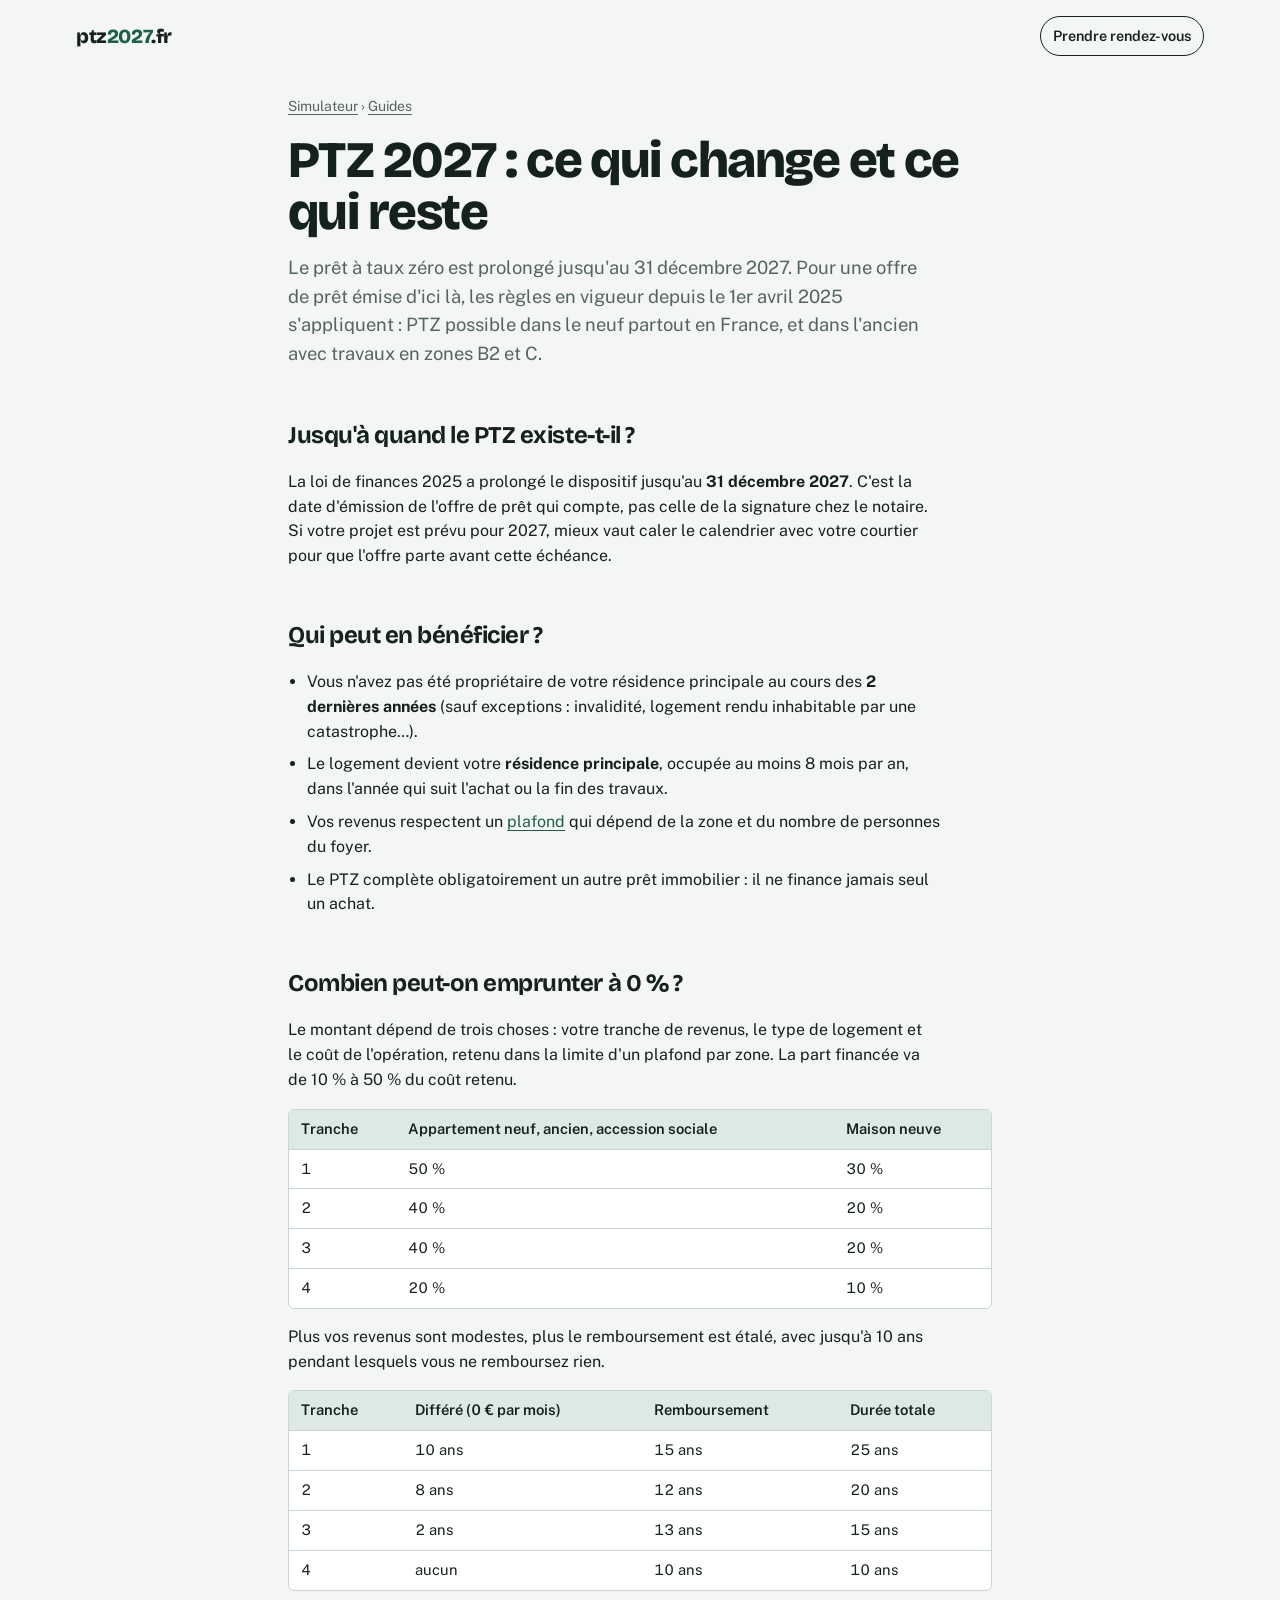
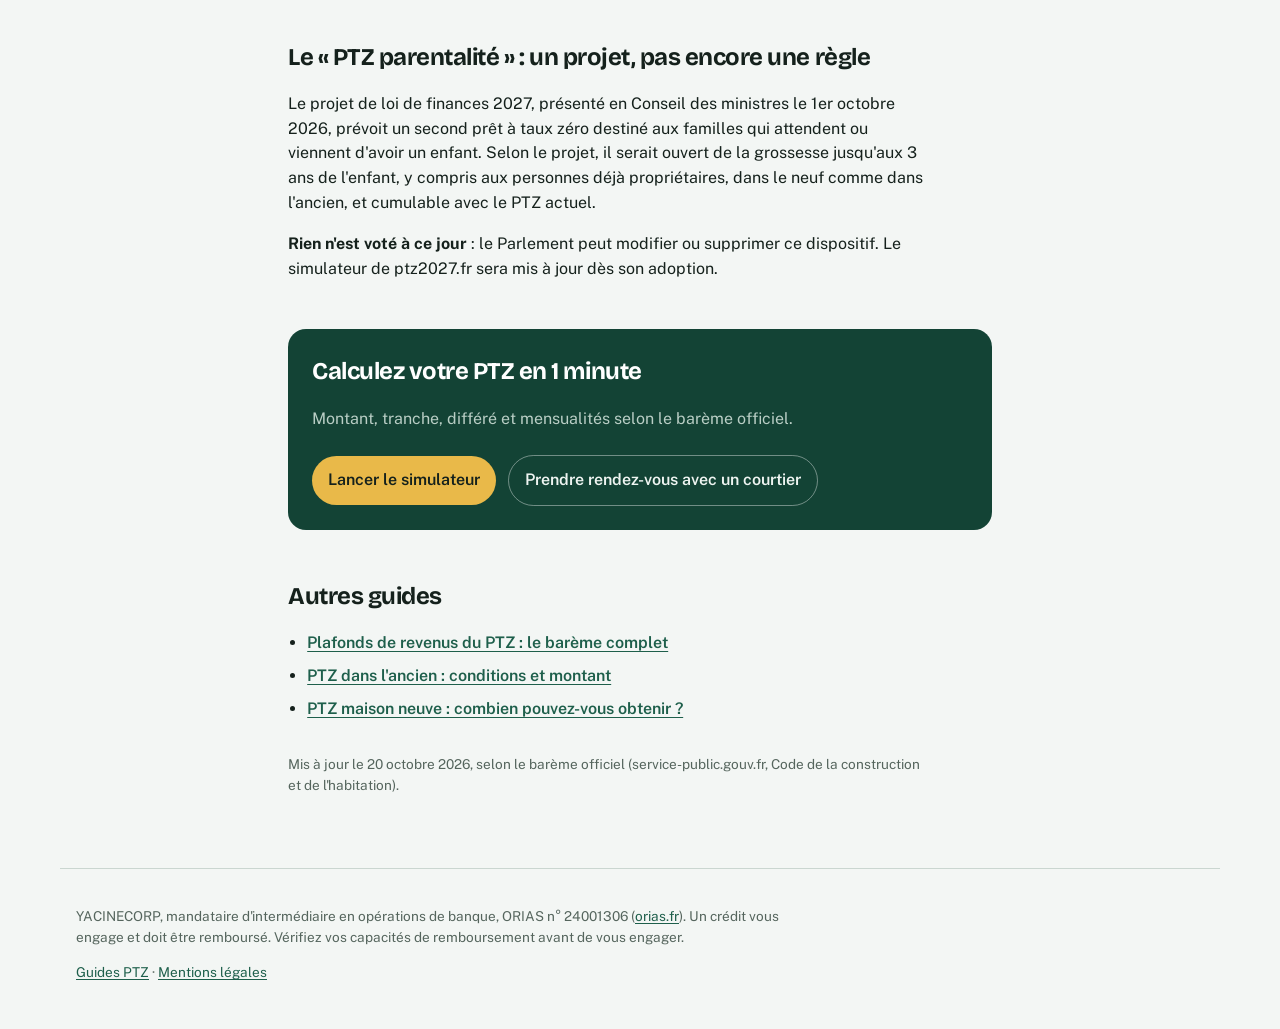
<file: guides/ptz-2027.html>
<!doctype html>
<html lang="fr">
<head>
  <meta charset="utf-8">
  <meta name="viewport" content="width=device-width, initial-scale=1">
  <title>PTZ 2027 : ce qui change et ce qui reste | ptz2027.fr</title>
  <meta name="description" content="PTZ 2027 : règles, durée du dispositif jusqu'au 31 décembre 2027 et projet de PTZ parentalité. Ce qui change pour votre achat.">
  <link rel="canonical" href="https://ptz2027.fr/guides/ptz-2027">
  <meta property="og:title" content="PTZ 2027 : ce qui change et ce qui reste">
  <meta property="og:description" content="PTZ 2027 : règles, durée du dispositif jusqu'au 31 décembre 2027 et projet de PTZ parentalité. Ce qui change pour votre achat.">
  <meta property="og:url" content="https://ptz2027.fr/guides/ptz-2027">
  <meta property="og:type" content="article">
  <link rel="preconnect" href="https://fonts.googleapis.com">
  <link rel="preconnect" href="https://fonts.gstatic.com" crossorigin>
  <link href="https://fonts.googleapis.com/css2?family=Bricolage+Grotesque:opsz,wght@12..96,700;12..96,800&family=Public+Sans:wght@400;500;600&display=swap" rel="stylesheet">
  <link rel="stylesheet" href="/styles.css">
  <script type="application/ld+json">{"@context": "https://schema.org", "@type": "Article", "headline": "PTZ 2027 : ce qui change et ce qui reste", "description": "PTZ 2027 : règles, durée du dispositif jusqu'au 31 décembre 2027 et projet de PTZ parentalité. Ce qui change pour votre achat.", "inLanguage": "fr-FR", "dateModified": "2026-10-20", "author": {"@type": "Person", "name": "Yacine Redissi"}, "publisher": {"@type": "Organization", "name": "YACINECORP"}, "mainEntityOfPage": "https://ptz2027.fr/guides/ptz-2027"}</script>
</head>
<body>
  <header class="site-header">
    <a class="brand" href="/">ptz<span>2027</span>.fr</a>
    <a class="header-call" href="https://calendly.com/monpotecourtier/rdv-courtier-credit-reco-denise-clone" target="_blank" rel="noopener" data-calendly>Prendre rendez-vous</a>
  </header>
  <main class="article">
    <p class="crumbs"><a href="/">Simulateur</a> › <a href="/guides/">Guides</a></p>
    <h1>PTZ 2027 : ce qui change et ce qui reste</h1>
    
<p class="lede">Le prêt à taux zéro est prolongé jusqu'au 31 décembre 2027. Pour une offre de prêt émise d'ici là, les règles en vigueur depuis le 1er avril 2025 s'appliquent : PTZ possible dans le neuf partout en France, et dans l'ancien avec travaux en zones B2 et C.</p>
<h2>Jusqu'à quand le PTZ existe-t-il ?</h2>
<p>La loi de finances 2025 a prolongé le dispositif jusqu'au <strong>31 décembre 2027</strong>. C'est la date d'émission de l'offre de prêt qui compte, pas celle de la signature chez le notaire. Si votre projet est prévu pour 2027, mieux vaut caler le calendrier avec votre courtier pour que l'offre parte avant cette échéance.</p>
<h2>Qui peut en bénéficier ?</h2>
<ul>
<li>Vous n'avez pas été propriétaire de votre résidence principale au cours des <strong>2 dernières années</strong> (sauf exceptions : invalidité, logement rendu inhabitable par une catastrophe…).</li>
<li>Le logement devient votre <strong>résidence principale</strong>, occupée au moins 8 mois par an, dans l'année qui suit l'achat ou la fin des travaux.</li>
<li>Vos revenus respectent un <a href="/guides/plafonds-ptz">plafond</a> qui dépend de la zone et du nombre de personnes du foyer.</li>
<li>Le PTZ complète obligatoirement un autre prêt immobilier : il ne finance jamais seul un achat.</li>
</ul>
<h2>Combien peut-on emprunter à 0 % ?</h2>
<p>Le montant dépend de trois choses : votre tranche de revenus, le type de logement et le coût de l'opération, retenu dans la limite d'un plafond par zone. La part financée va de 10 % à 50 % du coût retenu.</p>
<div class="table-wrap"><table><thead><tr><th>Tranche</th><th>Appartement neuf, ancien, accession sociale</th><th>Maison neuve</th></tr></thead><tbody><tr><td>1</td><td>50 %</td><td>30 %</td></tr><tr><td>2</td><td>40 %</td><td>20 %</td></tr><tr><td>3</td><td>40 %</td><td>20 %</td></tr><tr><td>4</td><td>20 %</td><td>10 %</td></tr></tbody></table></div>
<p>Plus vos revenus sont modestes, plus le remboursement est étalé, avec jusqu'à 10 ans pendant lesquels vous ne remboursez rien.</p>
<div class="table-wrap"><table><thead><tr><th>Tranche</th><th>Différé (0 € par mois)</th><th>Remboursement</th><th>Durée totale</th></tr></thead><tbody><tr><td>1</td><td>10 ans</td><td>15 ans</td><td>25 ans</td></tr><tr><td>2</td><td>8 ans</td><td>12 ans</td><td>20 ans</td></tr><tr><td>3</td><td>2 ans</td><td>13 ans</td><td>15 ans</td></tr><tr><td>4</td><td>aucun</td><td>10 ans</td><td>10 ans</td></tr></tbody></table></div>
<h2>Le « PTZ parentalité » : un projet, pas encore une règle</h2>
<p>Le projet de loi de finances 2027, présenté en Conseil des ministres le 1er octobre 2026, prévoit un second prêt à taux zéro destiné aux familles qui attendent ou viennent d'avoir un enfant. Selon le projet, il serait ouvert de la grossesse jusqu'aux 3 ans de l'enfant, y compris aux personnes déjà propriétaires, dans le neuf comme dans l'ancien, et cumulable avec le PTZ actuel.</p>
<p><strong>Rien n'est voté à ce jour</strong> : le Parlement peut modifier ou supprimer ce dispositif. Le simulateur de ptz2027.fr sera mis à jour dès son adoption.</p>

    <aside class="article-cta">
      <h2>Calculez votre PTZ en 1 minute</h2>
      <p>Montant, tranche, différé et mensualités selon le barème officiel.</p>
      <a class="btn" href="/">Lancer le simulateur</a>
      <a class="btn btn-ghost" href="https://calendly.com/monpotecourtier/rdv-courtier-credit-reco-denise-clone" target="_blank" rel="noopener" data-calendly>Prendre rendez-vous avec un courtier</a>
    </aside>
    <h2>Autres guides</h2>
    <ul class="guide-list"><li><a href="/guides/plafonds-ptz">Plafonds de revenus du PTZ : le barème complet</a></li><li><a href="/guides/ptz-ancien">PTZ dans l'ancien : conditions et montant</a></li><li><a href="/guides/ptz-maison-neuve">PTZ maison neuve : combien pouvez-vous obtenir ?</a></li></ul>
    <p class="updated">Mis à jour le 20 octobre 2026, selon le barème officiel (service-public.gouv.fr, Code de la construction et de l'habitation).</p>
  </main>
  <footer class="site-footer">
    <p>YACINECORP, mandataire d'intermédiaire en opérations de banque, ORIAS n° 24001306 (<a href="https://www.orias.fr" target="_blank" rel="noopener">orias.fr</a>). Un crédit vous engage et doit être remboursé. Vérifiez vos capacités de remboursement avant de vous engager.</p>
    <p><a href="/guides/">Guides PTZ</a> · <a href="/mentions-legales">Mentions légales</a></p>
  </footer>
  <script src="/rdv.js"></script>
</body>
</html>
</file>
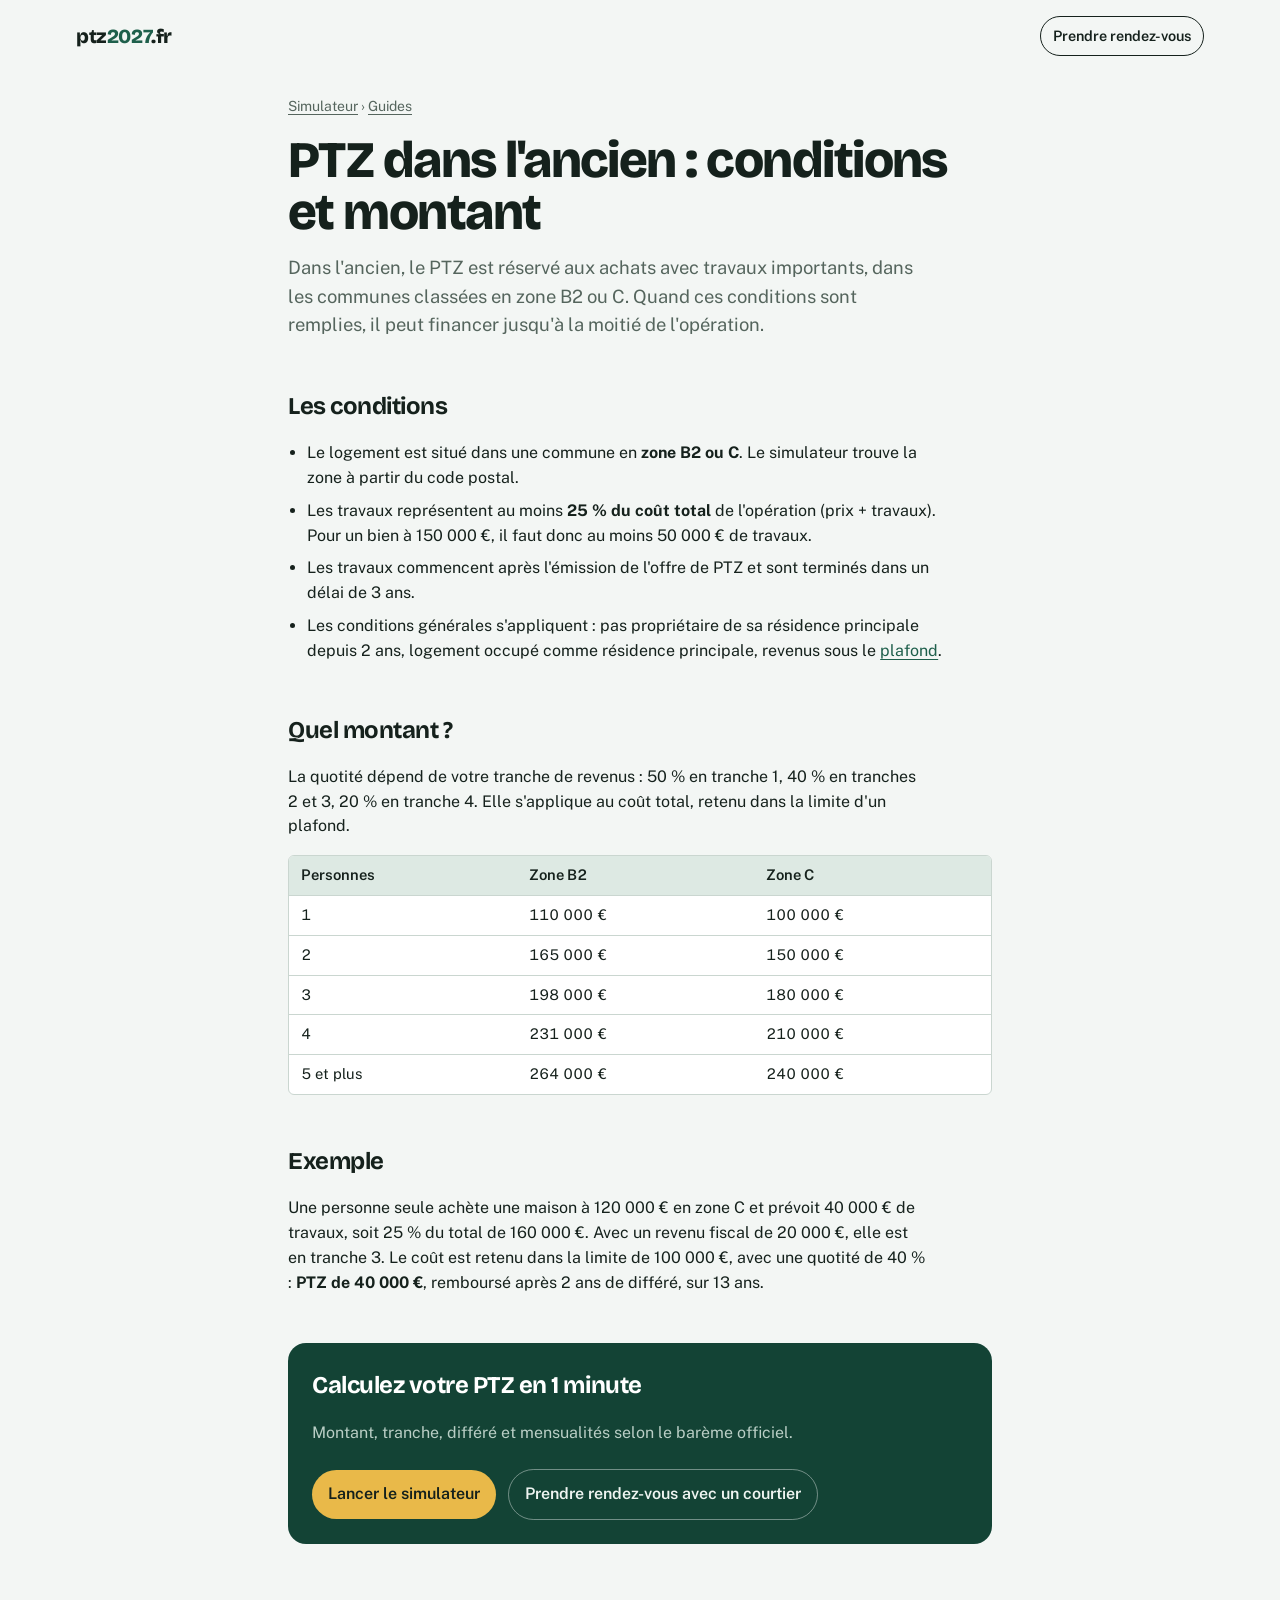
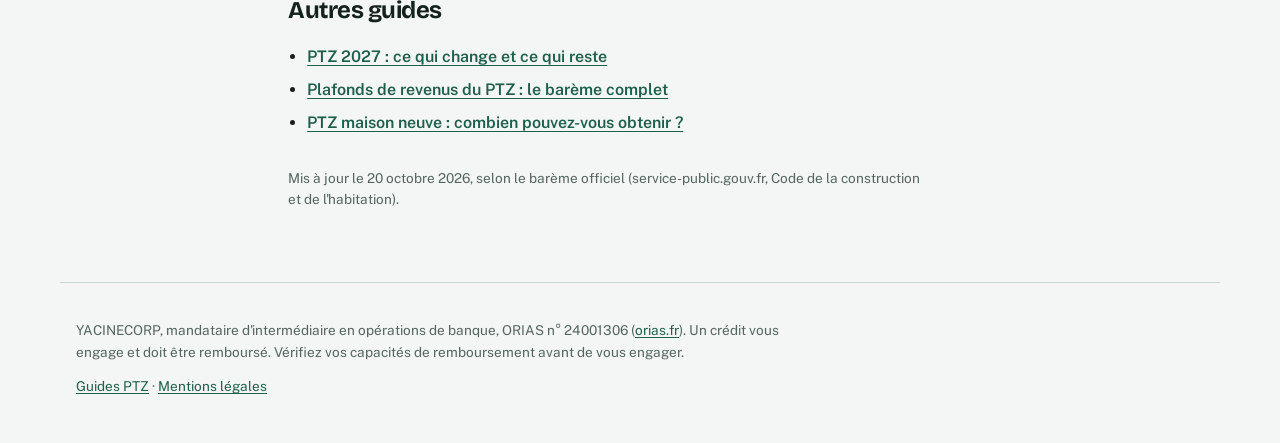
<file: guides/ptz-ancien.html>
<!doctype html>
<html lang="fr">
<head>
  <meta charset="utf-8">
  <meta name="viewport" content="width=device-width, initial-scale=1">
  <title>PTZ dans l'ancien : conditions et montant | ptz2027.fr</title>
  <meta name="description" content="PTZ dans l'ancien avec travaux : zones B2 et C, 25 % de travaux, quotités et plafonds. Calculez votre montant.">
  <link rel="canonical" href="https://ptz2027.fr/guides/ptz-ancien">
  <meta property="og:title" content="PTZ dans l'ancien : conditions et montant">
  <meta property="og:description" content="PTZ dans l'ancien avec travaux : zones B2 et C, 25 % de travaux, quotités et plafonds. Calculez votre montant.">
  <meta property="og:url" content="https://ptz2027.fr/guides/ptz-ancien">
  <meta property="og:type" content="article">
  <link rel="preconnect" href="https://fonts.googleapis.com">
  <link rel="preconnect" href="https://fonts.gstatic.com" crossorigin>
  <link href="https://fonts.googleapis.com/css2?family=Bricolage+Grotesque:opsz,wght@12..96,700;12..96,800&family=Public+Sans:wght@400;500;600&display=swap" rel="stylesheet">
  <link rel="stylesheet" href="/styles.css">
  <script type="application/ld+json">{"@context": "https://schema.org", "@type": "Article", "headline": "PTZ dans l'ancien : conditions et montant", "description": "PTZ dans l'ancien avec travaux : zones B2 et C, 25 % de travaux, quotités et plafonds. Calculez votre montant.", "inLanguage": "fr-FR", "dateModified": "2026-10-20", "author": {"@type": "Person", "name": "Yacine Redissi"}, "publisher": {"@type": "Organization", "name": "YACINECORP"}, "mainEntityOfPage": "https://ptz2027.fr/guides/ptz-ancien"}</script>
</head>
<body>
  <header class="site-header">
    <a class="brand" href="/">ptz<span>2027</span>.fr</a>
    <a class="header-call" href="https://calendly.com/monpotecourtier/rdv-courtier-credit-reco-denise-clone" target="_blank" rel="noopener" data-calendly>Prendre rendez-vous</a>
  </header>
  <main class="article">
    <p class="crumbs"><a href="/">Simulateur</a> › <a href="/guides/">Guides</a></p>
    <h1>PTZ dans l'ancien : conditions et montant</h1>
    
<p class="lede">Dans l'ancien, le PTZ est réservé aux achats avec travaux importants, dans les communes classées en zone B2 ou C. Quand ces conditions sont remplies, il peut financer jusqu'à la moitié de l'opération.</p>
<h2>Les conditions</h2>
<ul>
<li>Le logement est situé dans une commune en <strong>zone B2 ou C</strong>. Le simulateur trouve la zone à partir du code postal.</li>
<li>Les travaux représentent au moins <strong>25 % du coût total</strong> de l'opération (prix + travaux). Pour un bien à 150 000 €, il faut donc au moins 50 000 € de travaux.</li>
<li>Les travaux commencent après l'émission de l'offre de PTZ et sont terminés dans un délai de 3 ans.</li>
<li>Les conditions générales s'appliquent : pas propriétaire de sa résidence principale depuis 2 ans, logement occupé comme résidence principale, revenus sous le <a href="/guides/plafonds-ptz">plafond</a>.</li>
</ul>
<h2>Quel montant ?</h2>
<p>La quotité dépend de votre tranche de revenus : 50 % en tranche 1, 40 % en tranches 2 et 3, 20 % en tranche 4. Elle s'applique au coût total, retenu dans la limite d'un plafond.</p>
<div class="table-wrap"><table><thead><tr><th>Personnes</th><th>Zone B2</th><th>Zone C</th></tr></thead><tbody><tr><td>1</td><td>110 000 €</td><td>100 000 €</td></tr><tr><td>2</td><td>165 000 €</td><td>150 000 €</td></tr><tr><td>3</td><td>198 000 €</td><td>180 000 €</td></tr><tr><td>4</td><td>231 000 €</td><td>210 000 €</td></tr><tr><td>5 et plus</td><td>264 000 €</td><td>240 000 €</td></tr></tbody></table></div>
<h2>Exemple</h2>
<p>Une personne seule achète une maison à 120 000 € en zone C et prévoit 40 000 € de travaux, soit 25 % du total de 160 000 €. Avec un revenu fiscal de 20 000 €, elle est en tranche 3. Le coût est retenu dans la limite de 100 000 €, avec une quotité de 40 % : <strong>PTZ de 40 000 €</strong>, remboursé après 2 ans de différé, sur 13 ans.</p>

    <aside class="article-cta">
      <h2>Calculez votre PTZ en 1 minute</h2>
      <p>Montant, tranche, différé et mensualités selon le barème officiel.</p>
      <a class="btn" href="/">Lancer le simulateur</a>
      <a class="btn btn-ghost" href="https://calendly.com/monpotecourtier/rdv-courtier-credit-reco-denise-clone" target="_blank" rel="noopener" data-calendly>Prendre rendez-vous avec un courtier</a>
    </aside>
    <h2>Autres guides</h2>
    <ul class="guide-list"><li><a href="/guides/ptz-2027">PTZ 2027 : ce qui change et ce qui reste</a></li><li><a href="/guides/plafonds-ptz">Plafonds de revenus du PTZ : le barème complet</a></li><li><a href="/guides/ptz-maison-neuve">PTZ maison neuve : combien pouvez-vous obtenir ?</a></li></ul>
    <p class="updated">Mis à jour le 20 octobre 2026, selon le barème officiel (service-public.gouv.fr, Code de la construction et de l'habitation).</p>
  </main>
  <footer class="site-footer">
    <p>YACINECORP, mandataire d'intermédiaire en opérations de banque, ORIAS n° 24001306 (<a href="https://www.orias.fr" target="_blank" rel="noopener">orias.fr</a>). Un crédit vous engage et doit être remboursé. Vérifiez vos capacités de remboursement avant de vous engager.</p>
    <p><a href="/guides/">Guides PTZ</a> · <a href="/mentions-legales">Mentions légales</a></p>
  </footer>
  <script src="/rdv.js"></script>
</body>
</html>
</file>
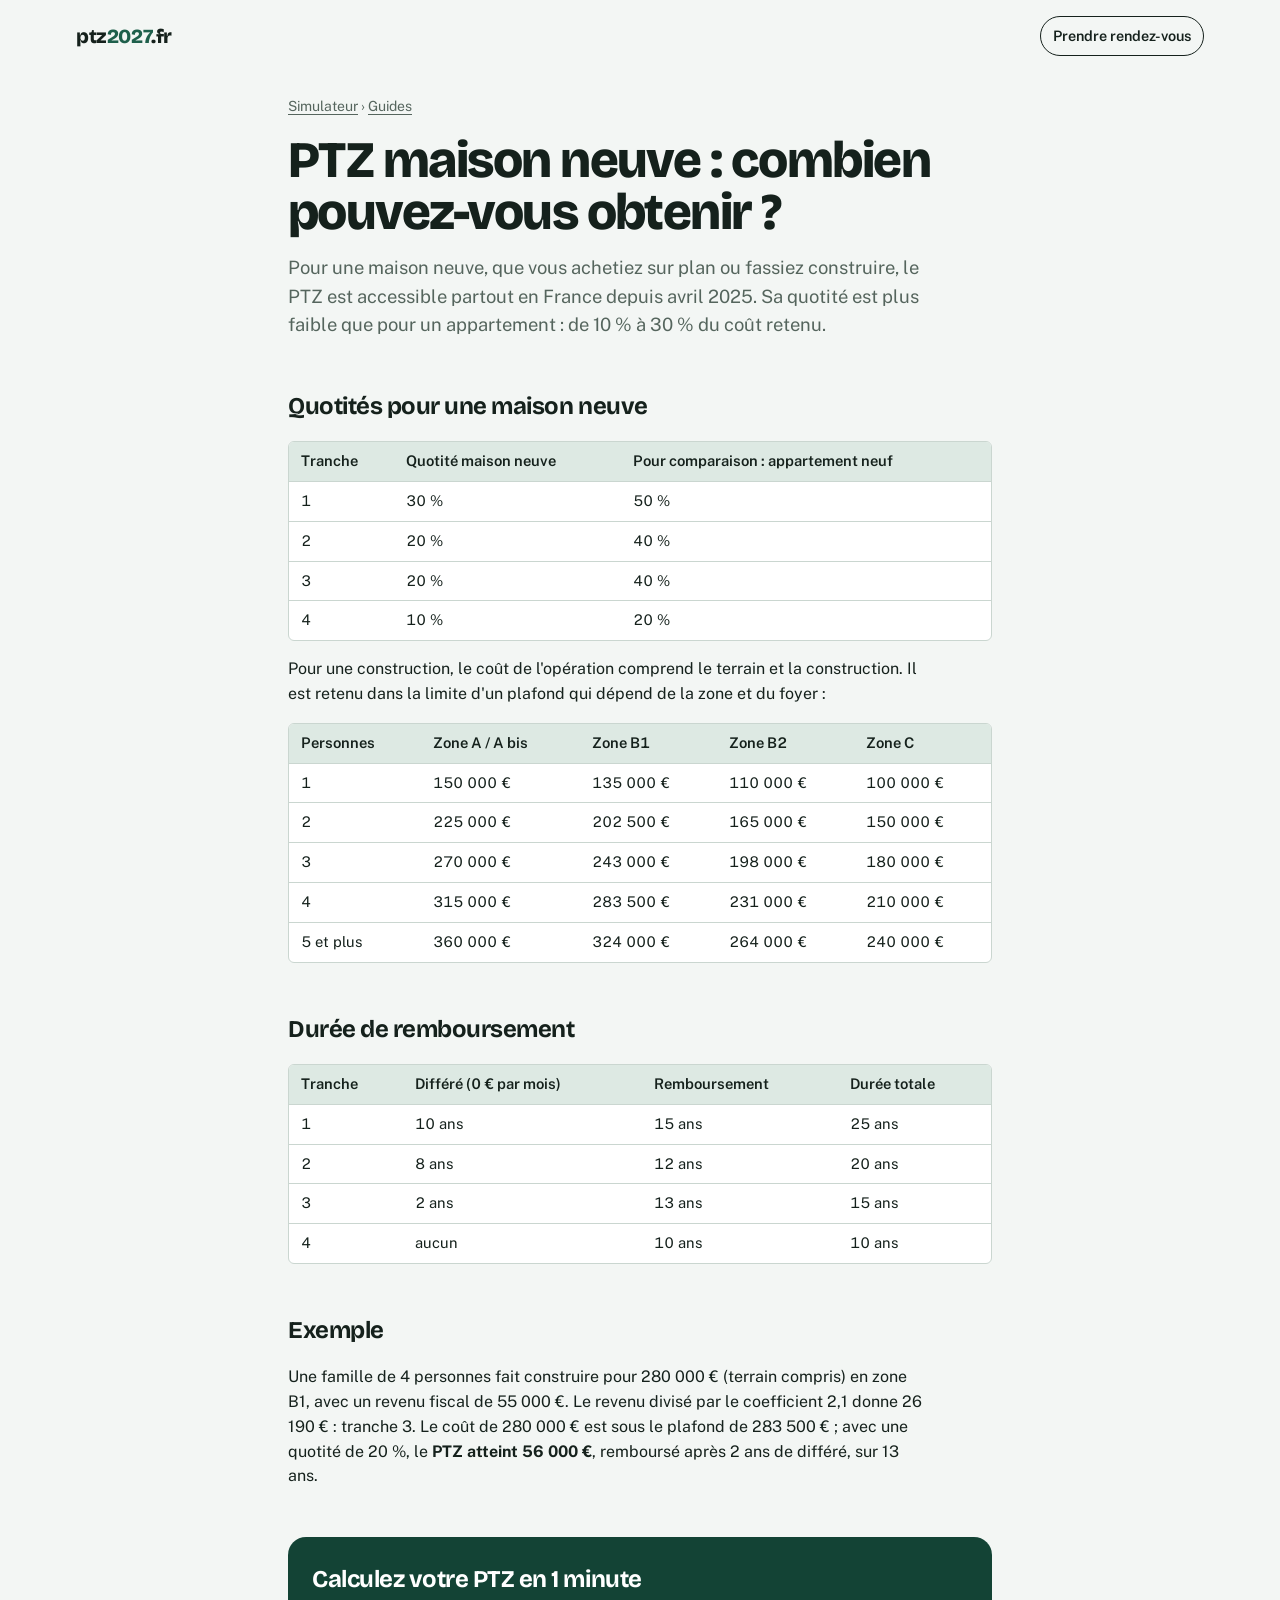
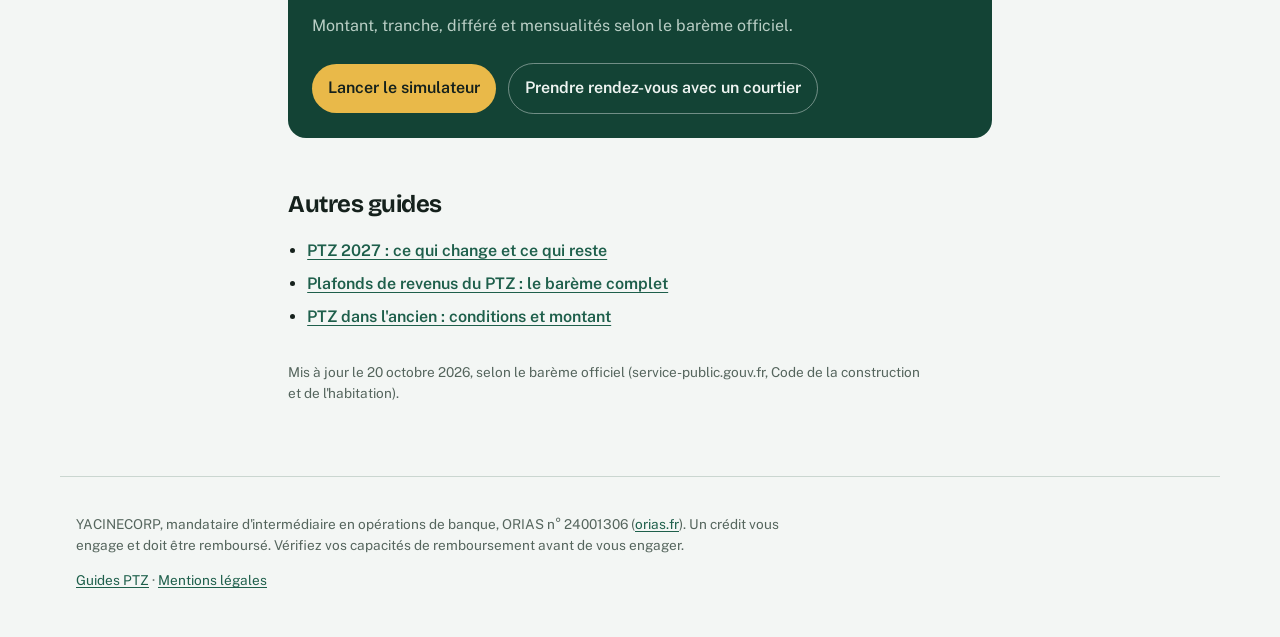
<file: guides/ptz-maison-neuve.html>
<!doctype html>
<html lang="fr">
<head>
  <meta charset="utf-8">
  <meta name="viewport" content="width=device-width, initial-scale=1">
  <title>PTZ maison neuve : combien pouvez-vous obtenir ? | ptz2027.fr</title>
  <meta name="description" content="PTZ pour une maison neuve ou une construction : quotités de 10 à 30 %, plafonds par zone, durées de remboursement.">
  <link rel="canonical" href="https://ptz2027.fr/guides/ptz-maison-neuve">
  <meta property="og:title" content="PTZ maison neuve : combien pouvez-vous obtenir ?">
  <meta property="og:description" content="PTZ pour une maison neuve ou une construction : quotités de 10 à 30 %, plafonds par zone, durées de remboursement.">
  <meta property="og:url" content="https://ptz2027.fr/guides/ptz-maison-neuve">
  <meta property="og:type" content="article">
  <link rel="preconnect" href="https://fonts.googleapis.com">
  <link rel="preconnect" href="https://fonts.gstatic.com" crossorigin>
  <link href="https://fonts.googleapis.com/css2?family=Bricolage+Grotesque:opsz,wght@12..96,700;12..96,800&family=Public+Sans:wght@400;500;600&display=swap" rel="stylesheet">
  <link rel="stylesheet" href="/styles.css">
  <script type="application/ld+json">{"@context": "https://schema.org", "@type": "Article", "headline": "PTZ maison neuve : combien pouvez-vous obtenir ?", "description": "PTZ pour une maison neuve ou une construction : quotités de 10 à 30 %, plafonds par zone, durées de remboursement.", "inLanguage": "fr-FR", "dateModified": "2026-10-20", "author": {"@type": "Person", "name": "Yacine Redissi"}, "publisher": {"@type": "Organization", "name": "YACINECORP"}, "mainEntityOfPage": "https://ptz2027.fr/guides/ptz-maison-neuve"}</script>
</head>
<body>
  <header class="site-header">
    <a class="brand" href="/">ptz<span>2027</span>.fr</a>
    <a class="header-call" href="https://calendly.com/monpotecourtier/rdv-courtier-credit-reco-denise-clone" target="_blank" rel="noopener" data-calendly>Prendre rendez-vous</a>
  </header>
  <main class="article">
    <p class="crumbs"><a href="/">Simulateur</a> › <a href="/guides/">Guides</a></p>
    <h1>PTZ maison neuve : combien pouvez-vous obtenir ?</h1>
    
<p class="lede">Pour une maison neuve, que vous achetiez sur plan ou fassiez construire, le PTZ est accessible partout en France depuis avril 2025. Sa quotité est plus faible que pour un appartement : de 10 % à 30 % du coût retenu.</p>
<h2>Quotités pour une maison neuve</h2>
<div class="table-wrap"><table><thead><tr><th>Tranche</th><th>Quotité maison neuve</th><th>Pour comparaison : appartement neuf</th></tr></thead><tbody><tr><td>1</td><td>30 %</td><td>50 %</td></tr><tr><td>2</td><td>20 %</td><td>40 %</td></tr><tr><td>3</td><td>20 %</td><td>40 %</td></tr><tr><td>4</td><td>10 %</td><td>20 %</td></tr></tbody></table></div>
<p>Pour une construction, le coût de l'opération comprend le terrain et la construction. Il est retenu dans la limite d'un plafond qui dépend de la zone et du foyer :</p>
<div class="table-wrap"><table><thead><tr><th>Personnes</th><th>Zone A / A bis</th><th>Zone B1</th><th>Zone B2</th><th>Zone C</th></tr></thead><tbody><tr><td>1</td><td>150 000 €</td><td>135 000 €</td><td>110 000 €</td><td>100 000 €</td></tr><tr><td>2</td><td>225 000 €</td><td>202 500 €</td><td>165 000 €</td><td>150 000 €</td></tr><tr><td>3</td><td>270 000 €</td><td>243 000 €</td><td>198 000 €</td><td>180 000 €</td></tr><tr><td>4</td><td>315 000 €</td><td>283 500 €</td><td>231 000 €</td><td>210 000 €</td></tr><tr><td>5 et plus</td><td>360 000 €</td><td>324 000 €</td><td>264 000 €</td><td>240 000 €</td></tr></tbody></table></div>
<h2>Durée de remboursement</h2>
<div class="table-wrap"><table><thead><tr><th>Tranche</th><th>Différé (0 € par mois)</th><th>Remboursement</th><th>Durée totale</th></tr></thead><tbody><tr><td>1</td><td>10 ans</td><td>15 ans</td><td>25 ans</td></tr><tr><td>2</td><td>8 ans</td><td>12 ans</td><td>20 ans</td></tr><tr><td>3</td><td>2 ans</td><td>13 ans</td><td>15 ans</td></tr><tr><td>4</td><td>aucun</td><td>10 ans</td><td>10 ans</td></tr></tbody></table></div>
<h2>Exemple</h2>
<p>Une famille de 4 personnes fait construire pour 280 000 € (terrain compris) en zone B1, avec un revenu fiscal de 55 000 €. Le revenu divisé par le coefficient 2,1 donne 26 190 € : tranche 3. Le coût de 280 000 € est sous le plafond de 283 500 € ; avec une quotité de 20 %, le <strong>PTZ atteint 56 000 €</strong>, remboursé après 2 ans de différé, sur 13 ans.</p>

    <aside class="article-cta">
      <h2>Calculez votre PTZ en 1 minute</h2>
      <p>Montant, tranche, différé et mensualités selon le barème officiel.</p>
      <a class="btn" href="/">Lancer le simulateur</a>
      <a class="btn btn-ghost" href="https://calendly.com/monpotecourtier/rdv-courtier-credit-reco-denise-clone" target="_blank" rel="noopener" data-calendly>Prendre rendez-vous avec un courtier</a>
    </aside>
    <h2>Autres guides</h2>
    <ul class="guide-list"><li><a href="/guides/ptz-2027">PTZ 2027 : ce qui change et ce qui reste</a></li><li><a href="/guides/plafonds-ptz">Plafonds de revenus du PTZ : le barème complet</a></li><li><a href="/guides/ptz-ancien">PTZ dans l'ancien : conditions et montant</a></li></ul>
    <p class="updated">Mis à jour le 20 octobre 2026, selon le barème officiel (service-public.gouv.fr, Code de la construction et de l'habitation).</p>
  </main>
  <footer class="site-footer">
    <p>YACINECORP, mandataire d'intermédiaire en opérations de banque, ORIAS n° 24001306 (<a href="https://www.orias.fr" target="_blank" rel="noopener">orias.fr</a>). Un crédit vous engage et doit être remboursé. Vérifiez vos capacités de remboursement avant de vous engager.</p>
    <p><a href="/guides/">Guides PTZ</a> · <a href="/mentions-legales">Mentions légales</a></p>
  </footer>
  <script src="/rdv.js"></script>
</body>
</html>
</file>
<file: styles.css>
:root {
  --paper: #F3F6F4;
  --surface: #FFFFFF;
  --ink: #15211C;
  --muted: #55655D;
  --line: #CAD6D0;
  --green: #1E5F4B;
  --green-deep: #134335;
  --green-soft: #DDE9E3;
  --amber: #E9B949;
  --amber-soft: #F7E7B8;
  --danger: #A33A2A;

  --display: "Bricolage Grotesque", "Arial Narrow", sans-serif;
  --text: "Public Sans", system-ui, sans-serif;

  --s1: 0.25rem; --s2: 0.5rem; --s3: 0.75rem; --s4: 1rem;
  --s5: 1.5rem; --s6: 2rem; --s7: 3rem; --s8: 4.5rem;
  --radius-s: 6px;
  --radius-l: 18px;
}

* { box-sizing: border-box; }

html { -webkit-text-size-adjust: 100%; }

body {
  margin: 0;
  background: var(--paper);
  color: var(--ink);
  font-family: var(--text);
  font-size: 1rem;
  line-height: 1.55;
}

a { color: var(--green); text-underline-offset: 0.18em; }
a:hover { color: var(--green-deep); }

:focus-visible { outline: 3px solid var(--amber); outline-offset: 2px; }

/* En-tête */
.site-header {
  display: flex;
  justify-content: space-between;
  align-items: center;
  max-width: 1160px;
  margin: 0 auto;
  padding: var(--s4) var(--s4);
}
.brand {
  font-family: var(--display);
  font-weight: 800;
  font-size: 1.25rem;
  letter-spacing: -0.02em;
  color: var(--ink);
  text-decoration: none;
}
.brand span { color: var(--green); }
.header-call {
  font-weight: 600;
  text-decoration: none;
  color: var(--ink);
  padding: var(--s2) var(--s3);
  border: 1.5px solid var(--ink);
  border-radius: 999px;
  font-size: 0.9rem;
}
.header-call:hover { background: var(--ink); color: var(--paper); }

main { max-width: 1160px; margin: 0 auto; padding: 0 var(--s4); }

/* Intro */
.intro { padding: var(--s6) 0 var(--s6); max-width: 46rem; }
.intro h1 {
  font-family: var(--display);
  font-weight: 800;
  font-size: clamp(2.3rem, 6vw, 4.2rem);
  line-height: 0.98;
  letter-spacing: -0.035em;
  margin: 0 0 var(--s4);
}
.lede { font-size: 1.15rem; color: var(--muted); margin: 0; max-width: 38rem; }

/* Simulateur */
.sim {
  display: grid;
  grid-template-columns: minmax(0, 1fr) minmax(0, 26rem);
  gap: var(--s6);
  align-items: start;
}

.sim-form fieldset {
  border: 0;
  margin: 0 0 var(--s6);
  padding: 0;
}
.sim-form legend {
  font-family: var(--display);
  font-weight: 700;
  font-size: 1.45rem;
  letter-spacing: -0.02em;
  display: flex;
  align-items: center;
  gap: var(--s3);
  margin-bottom: var(--s4);
  padding: 0;
}
.step {
  display: inline-grid;
  place-items: center;
  width: 2rem; height: 2rem;
  border-radius: 50%;
  background: var(--ink);
  color: var(--paper);
  font-size: 1rem;
}

.field { margin-bottom: var(--s5); }
.field > label, .field > .label {
  display: block;
  font-weight: 600;
  margin-bottom: var(--s2);
}
.hint { margin: var(--s2) 0 0; font-size: 0.875rem; color: var(--muted); max-width: 36rem; }

select, .money input, .stepper input {
  font: inherit;
  color: var(--ink);
  background: var(--surface);
  border: 1.5px solid var(--line);
  border-radius: var(--radius-s);
}
select {
  width: 100%;
  padding: var(--s3) 2.5rem var(--s3) var(--s3);
  appearance: none;
  background-image: url("data:image/svg+xml,%3Csvg xmlns='http://www.w3.org/2000/svg' width='12' height='8' viewBox='0 0 12 8'%3E%3Cpath d='M1 1l5 5 5-5' fill='none' stroke='%2315211C' stroke-width='2'/%3E%3C/svg%3E");
  background-repeat: no-repeat;
  background-position: right 1rem center;
}
select:hover, .money input:hover, .stepper input:hover { border-color: var(--muted); }

.money { position: relative; max-width: 18rem; }
.money input {
  width: 100%;
  padding: var(--s3) 2.4rem var(--s3) var(--s3);
  font-size: 1.15rem;
  font-weight: 600;
  font-variant-numeric: tabular-nums;
}
.money span {
  position: absolute; right: var(--s3); top: 50%;
  transform: translateY(-50%);
  color: var(--muted); font-weight: 600;
}

.cp-row { display: flex; gap: var(--s2); flex-wrap: wrap; }
.cp-row input, .cp-row select {
  font: inherit; color: var(--ink); background: var(--surface);
  border: 1.5px solid var(--line); border-radius: var(--radius-s);
  padding: var(--s3);
}
.cp-row input { width: 8.5rem; font-size: 1.15rem; font-weight: 600; letter-spacing: 0.06em; font-variant-numeric: tabular-nums; }
.cp-row select { flex: 1; min-width: 12rem; width: auto; }
.cp-status[data-kind="ok"] { color: var(--green); font-weight: 600; }
.cp-status[data-kind="ok"]::before { content: "✓ "; }
.cp-status[data-kind="warn"] { color: var(--danger); }

/* Choix du type de logement */
.choices {
  display: grid;
  grid-template-columns: repeat(2, minmax(0, 1fr));
  gap: var(--s2);
}
.choice { cursor: pointer; }
.choice input, .toggle input { position: absolute; opacity: 0; pointer-events: none; }
.choice span {
  display: block;
  height: 100%;
  padding: var(--s3) var(--s4);
  background: var(--surface);
  border: 1.5px solid var(--line);
  border-radius: var(--radius-s);
}
.choice strong { display: block; font-weight: 600; }
.choice small { color: var(--muted); font-size: 0.85rem; }
.choice:hover span { border-color: var(--muted); }
.choice input:checked + span {
  border-color: var(--green);
  background: var(--green-soft);
  box-shadow: inset 0 0 0 1px var(--green);
}
.choice input:focus-visible + span, .toggle input:focus-visible + span {
  outline: 3px solid var(--amber); outline-offset: 2px;
}

.toggle { display: inline-flex; border: 1.5px solid var(--line); border-radius: 999px; padding: 3px; background: var(--surface); }
.toggle label { cursor: pointer; }
.toggle span { display: block; padding: var(--s1) var(--s5); border-radius: 999px; font-weight: 600; }
.toggle input:checked + span { background: var(--ink); color: var(--paper); }

.stepper { display: inline-flex; align-items: stretch; }
.stepper button {
  font: inherit; font-size: 1.3rem; font-weight: 600;
  width: 2.8rem;
  background: var(--surface);
  border: 1.5px solid var(--line);
  color: var(--ink);
  cursor: pointer;
}
.stepper button:first-child { border-radius: var(--radius-s) 0 0 var(--radius-s); }
.stepper button:last-child { border-radius: 0 var(--radius-s) var(--radius-s) 0; }
.stepper button:hover { background: var(--green-soft); }
.stepper input {
  width: 4rem; text-align: center;
  border-radius: 0; border-left: 0; border-right: 0;
  font-size: 1.15rem; font-weight: 600;
  -moz-appearance: textfield;
}
.stepper input::-webkit-outer-spin-button,
.stepper input::-webkit-inner-spin-button { -webkit-appearance: none; margin: 0; }

.advanced { border-top: 1.5px solid var(--line); padding-top: var(--s4); margin-bottom: var(--s6); }
.advanced summary { cursor: pointer; font-weight: 600; color: var(--green); margin-bottom: var(--s4); }

/* Résultat */
.result {
  position: sticky;
  top: var(--s4);
  background: var(--green-deep);
  color: #EEF4F1;
  border-radius: var(--radius-l);
  padding: var(--s5);
}
.result-label { margin: 0; font-weight: 600; color: #B9CEC5; }
.amount {
  font-family: var(--display);
  font-weight: 800;
  font-size: clamp(3rem, 8vw, 4.4rem);
  line-height: 1;
  letter-spacing: -0.04em;
  margin: var(--s2) 0 var(--s2);
  font-variant-numeric: tabular-nums;
  color: #FFFFFF;
}
.result-sub { margin: 0 0 var(--s5); color: #B9CEC5; font-size: 0.95rem; }

/* Frise de remboursement : une case par année */
.timeline { margin-bottom: var(--s5); }
.timeline-bar {
  display: grid;
  grid-auto-flow: column;
  grid-auto-columns: 1fr;
  gap: 3px;
  height: 2.6rem;
}
.timeline-bar i {
  display: block;
  border-radius: 3px;
  background: #6FA28E;
  transform-origin: bottom;
}
.timeline-bar i.d { background: var(--amber); }
.timeline-bar i.off { background: rgba(255,255,255,0.08); }
.timeline-bar.animate i { animation: grow 420ms cubic-bezier(.2,.8,.2,1) both; }
@keyframes grow { from { transform: scaleY(0.15); opacity: 0.4; } to { transform: none; opacity: 1; } }
.timeline-legend { display: flex; gap: var(--s4); margin-top: var(--s2); font-size: 0.8rem; color: #B9CEC5; flex-wrap: wrap; }
.lg::before { content: ""; display: inline-block; width: 0.7rem; height: 0.7rem; border-radius: 2px; margin-right: 0.4rem; vertical-align: -0.05rem; }
.lg-differe::before { background: var(--amber); }
.lg-remb::before { background: #6FA28E; }

.facts {
  display: grid;
  grid-template-columns: 1fr 1fr;
  gap: var(--s3) var(--s4);
  margin: 0 0 var(--s4);
  padding-top: var(--s4);
  border-top: 1px solid rgba(255,255,255,0.15);
}
.facts dt { font-size: 0.82rem; color: #B9CEC5; }
.facts dd { margin: 0; font-weight: 600; font-size: 1.1rem; font-variant-numeric: tabular-nums; }
.note { font-size: 0.85rem; color: #B9CEC5; margin: 0; }
.note:empty { display: none; }

.reasons { margin: var(--s3) 0 var(--s4); padding-left: 1.1rem; }
.reasons li { margin-bottom: var(--s2); }

.cta {
  margin-top: var(--s5);
  padding-top: var(--s5);
  border-top: 1px solid rgba(255,255,255,0.15);
}
.cta p { margin: 0 0 var(--s4); font-size: 0.95rem; }
.btn {
  display: block;
  text-align: center;
  font-weight: 600;
  text-decoration: none;
  padding: var(--s3) var(--s4);
  border-radius: 999px;
  background: var(--amber);
  color: var(--ink);
  margin-bottom: var(--s2);
}
.btn:hover { background: #F2CB66; color: var(--ink); }
.btn-ghost { background: transparent; color: #EEF4F1; border: 1.5px solid rgba(255,255,255,0.4); }
.btn-ghost:hover { background: rgba(255,255,255,0.08); color: #FFFFFF; }

/* Explications */
.explain, .faq { padding: var(--s8) 0 0; }
.explain h2, .faq h2 {
  font-family: var(--display);
  font-weight: 800;
  font-size: clamp(1.8rem, 4vw, 2.6rem);
  letter-spacing: -0.03em;
  line-height: 1.05;
  margin: 0 0 var(--s5);
}
.explain-grid {
  display: grid;
  grid-template-columns: repeat(2, minmax(0, 1fr));
  gap: var(--s5) var(--s6);
}
.explain h3 { font-family: var(--display); font-weight: 700; font-size: 1.2rem; margin: 0 0 var(--s2); }
.explain p { margin: 0; color: var(--muted); max-width: 34rem; }

.faq { max-width: 46rem; }
.faq details { border-top: 1.5px solid var(--line); padding: var(--s4) 0; }
.faq details:last-of-type { border-bottom: 1.5px solid var(--line); }
.faq summary { cursor: pointer; font-weight: 600; font-size: 1.05rem; }
.faq details p { margin: var(--s3) 0 0; color: var(--muted); }

.site-footer {
  max-width: 1160px;
  margin: var(--s8) auto 0;
  padding: var(--s5) var(--s4) var(--s6);
  font-size: 0.85rem;
  color: var(--muted);
  border-top: 1.5px solid var(--line);
}
.site-footer p { max-width: 46rem; }

/* Mobile */
@media (max-width: 860px) {
  .sim { grid-template-columns: 1fr; }
  .result { position: static; }
  .explain-grid { grid-template-columns: 1fr; }
}
@media (max-width: 520px) {
  .choices { grid-template-columns: 1fr; }
  .intro { padding-top: var(--s4); }
}

@media (prefers-reduced-motion: reduce) {
  .timeline-bar.animate i { animation: none; }
}

/* Page mentions légales */
.legal { max-width: 46rem; padding: var(--s6) 0; }
.legal h1 { font-family: var(--display); font-weight: 800; font-size: 2.4rem; letter-spacing: -0.03em; }
.legal h2 { font-family: var(--display); font-weight: 700; font-size: 1.3rem; margin-top: var(--s6); }
.todo { background: var(--amber-soft); padding: 0 0.3em; border-radius: 3px; }

/* Guides */
.article { max-width: 46rem; padding: var(--s5) var(--s4) 0; }
main.article { margin: 0 auto; }
.crumbs { font-size: 0.875rem; color: var(--muted); margin: 0 0 var(--s4); }
.crumbs a { color: var(--muted); }
.article h1 {
  font-family: var(--display); font-weight: 800;
  font-size: clamp(2rem, 5vw, 3.2rem); line-height: 1.02; letter-spacing: -0.03em;
  margin: 0 0 var(--s4);
}
.article h2 {
  font-family: var(--display); font-weight: 700; font-size: 1.5rem;
  letter-spacing: -0.02em; margin: var(--s7) 0 var(--s3);
}
.article p, .article li { max-width: 40rem; }
.article ul { padding-left: 1.2rem; }
.article li { margin-bottom: var(--s2); }
.table-wrap { overflow-x: auto; margin: var(--s4) 0; border: 1.5px solid var(--line); border-radius: var(--radius-s); background: var(--surface); }
.table-wrap table { border-collapse: collapse; width: 100%; font-size: 0.92rem; font-variant-numeric: tabular-nums; }
.table-wrap th, .table-wrap td { padding: var(--s2) var(--s3); text-align: left; white-space: nowrap; border-bottom: 1px solid var(--line); }
.table-wrap th { background: var(--green-soft); font-weight: 600; }
.table-wrap tr:last-child td { border-bottom: 0; }
.article-cta {
  margin: var(--s7) 0 0; padding: var(--s5);
  background: var(--green-deep); color: #EEF4F1; border-radius: var(--radius-l);
}
.article-cta h2 { margin-top: 0; color: #fff; }
.article-cta p { color: #B9CEC5; }
.article-cta .btn { display: inline-block; margin: var(--s2) var(--s2) 0 0; }
.guide-list a { font-weight: 600; }
.guide-cards { list-style: none; padding: 0; display: grid; gap: var(--s3); }
.guide-cards a {
  display: block; padding: var(--s4) var(--s5); background: var(--surface);
  border: 1.5px solid var(--line); border-radius: var(--radius-s);
  text-decoration: none; color: var(--ink);
}
.guide-cards a:hover { border-color: var(--green); }
.guide-cards strong { display: block; font-family: var(--display); font-size: 1.2rem; margin-bottom: var(--s1); }
.guide-cards span { color: var(--muted); font-size: 0.95rem; }
.updated { font-size: 0.85rem; color: var(--muted); margin-top: var(--s6); }
</file>
